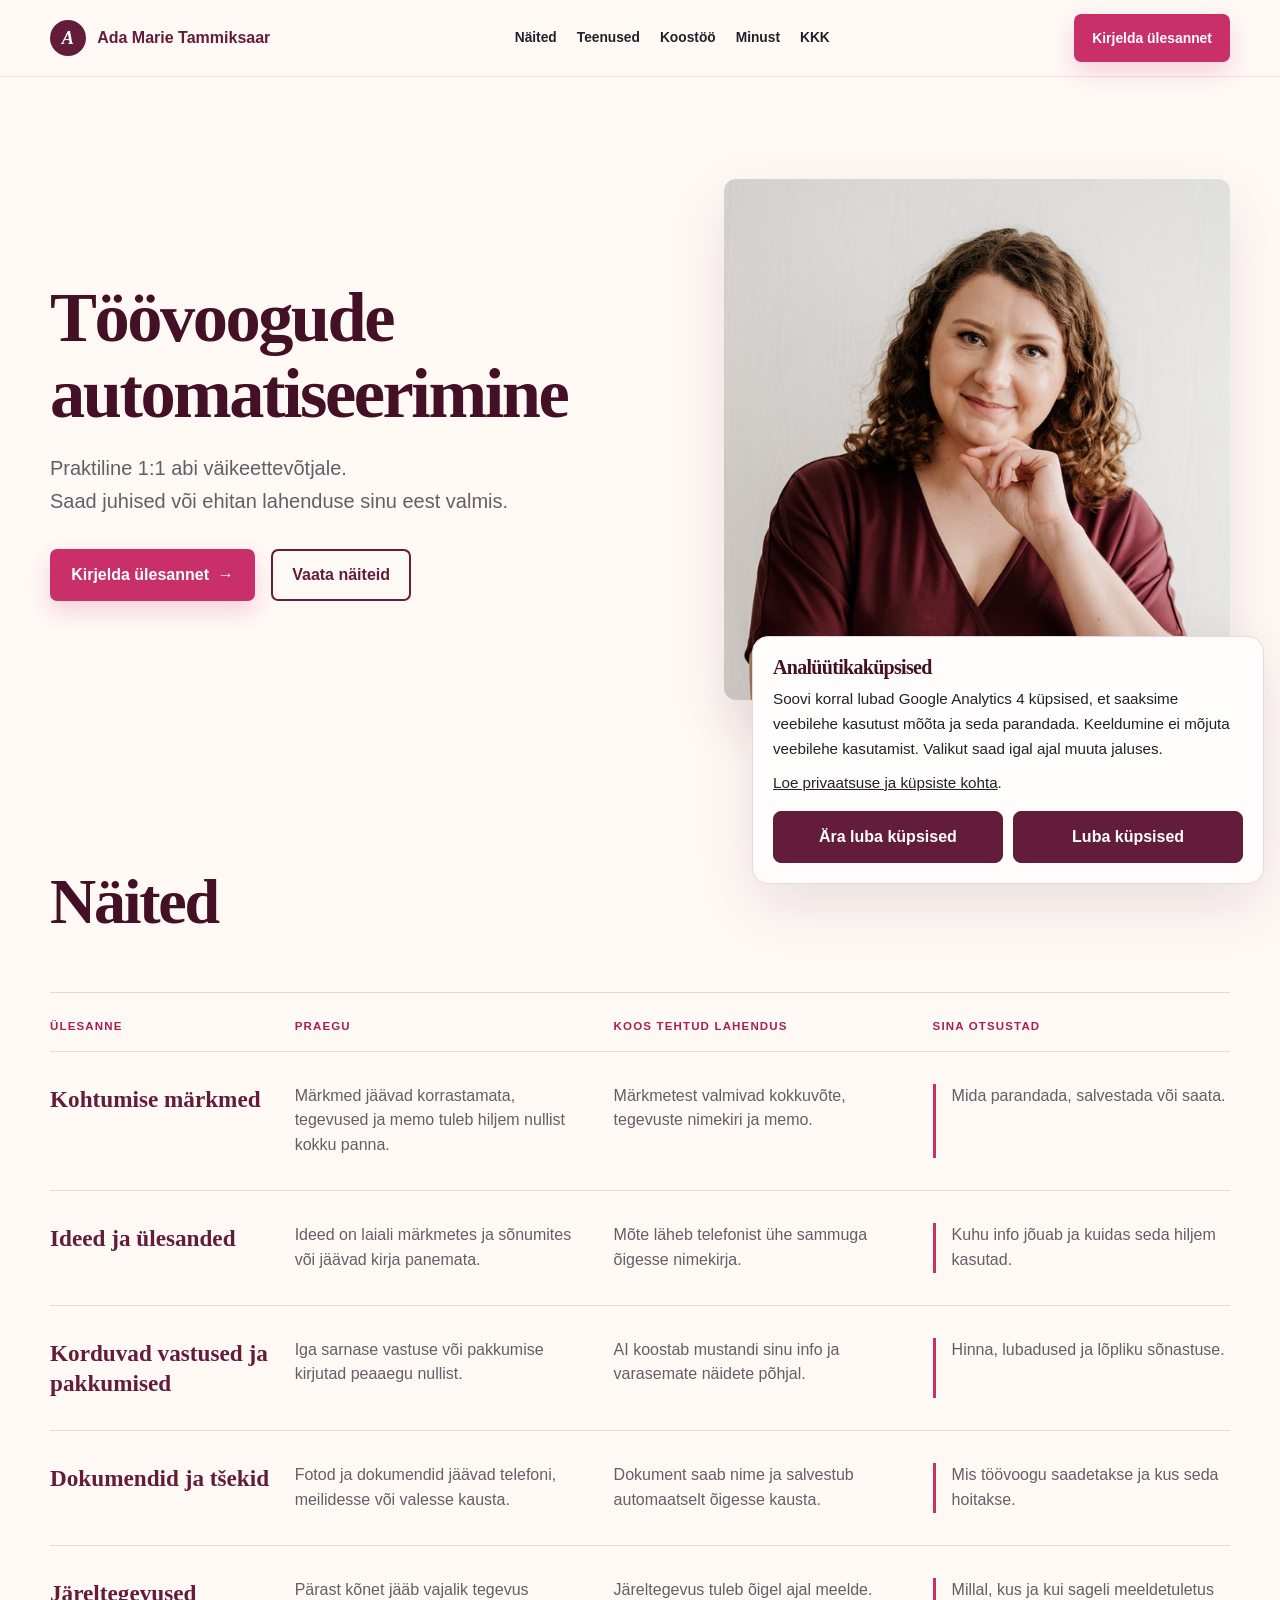
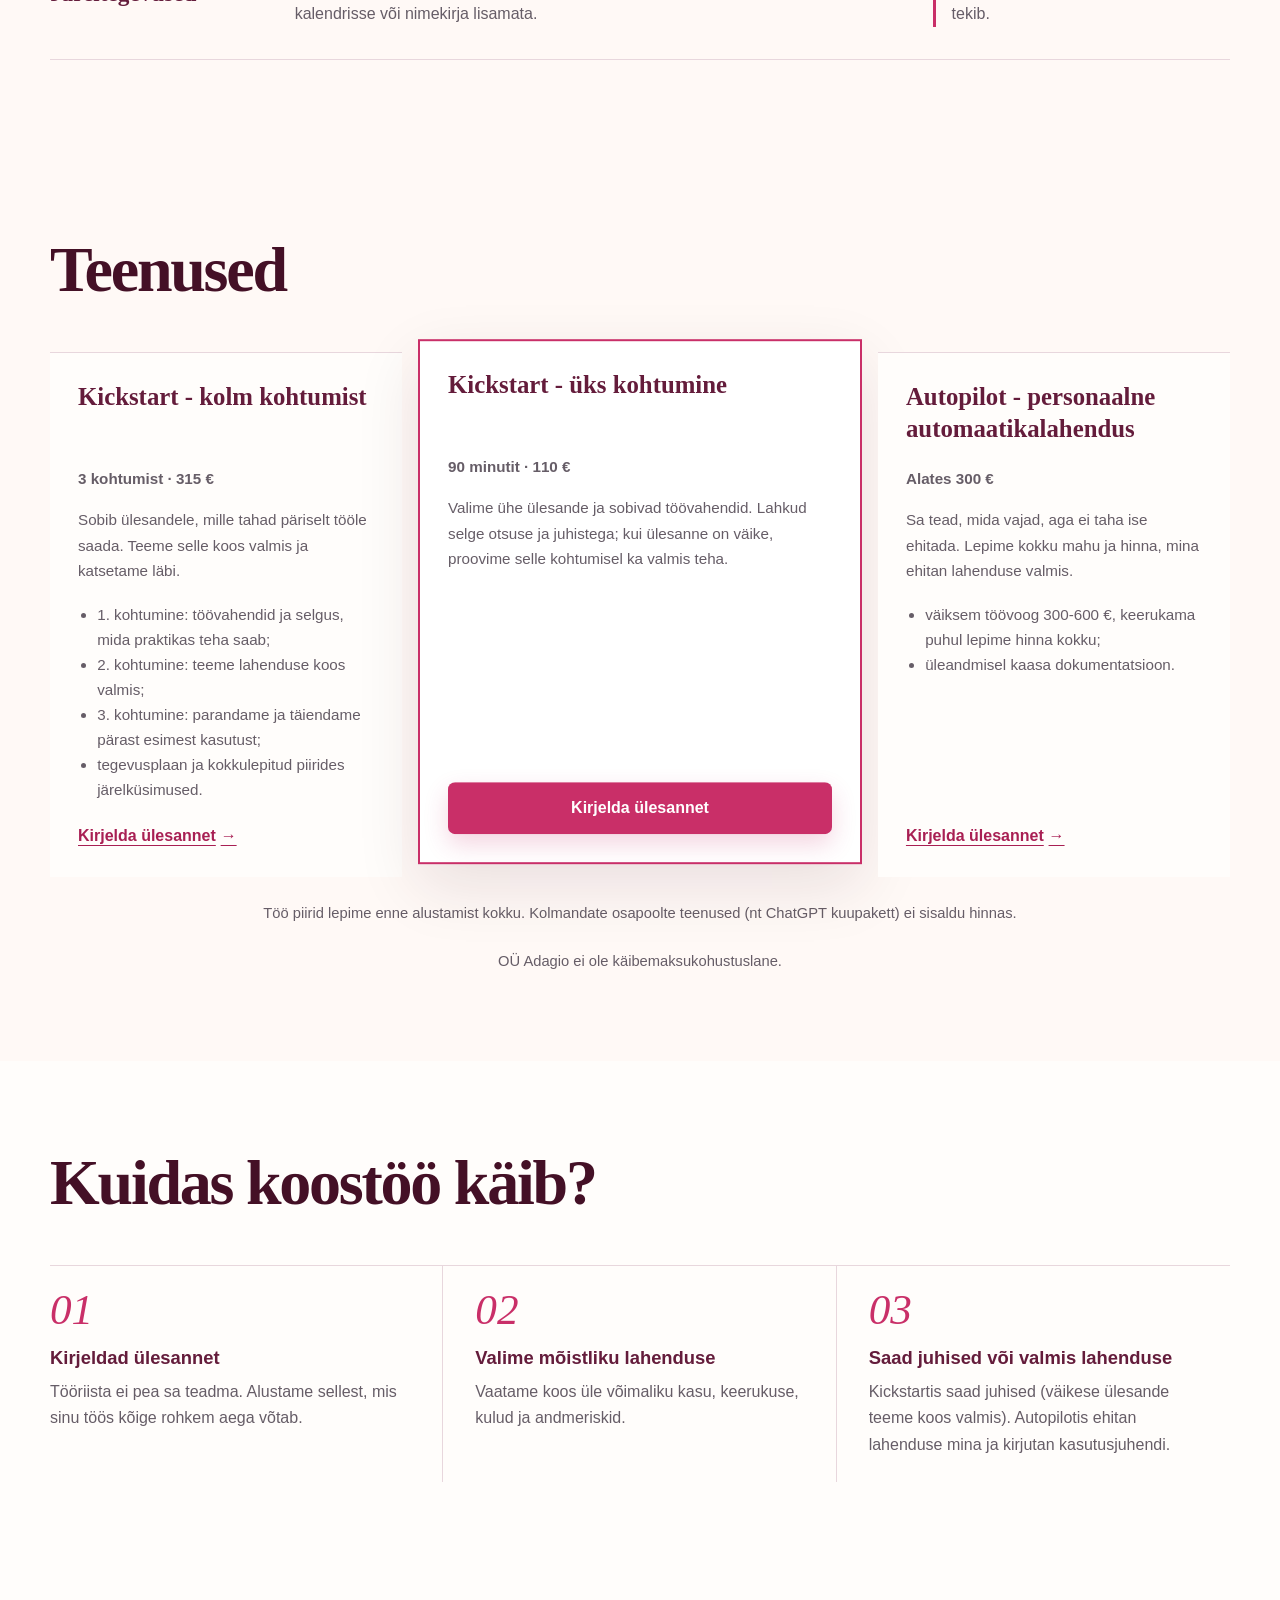
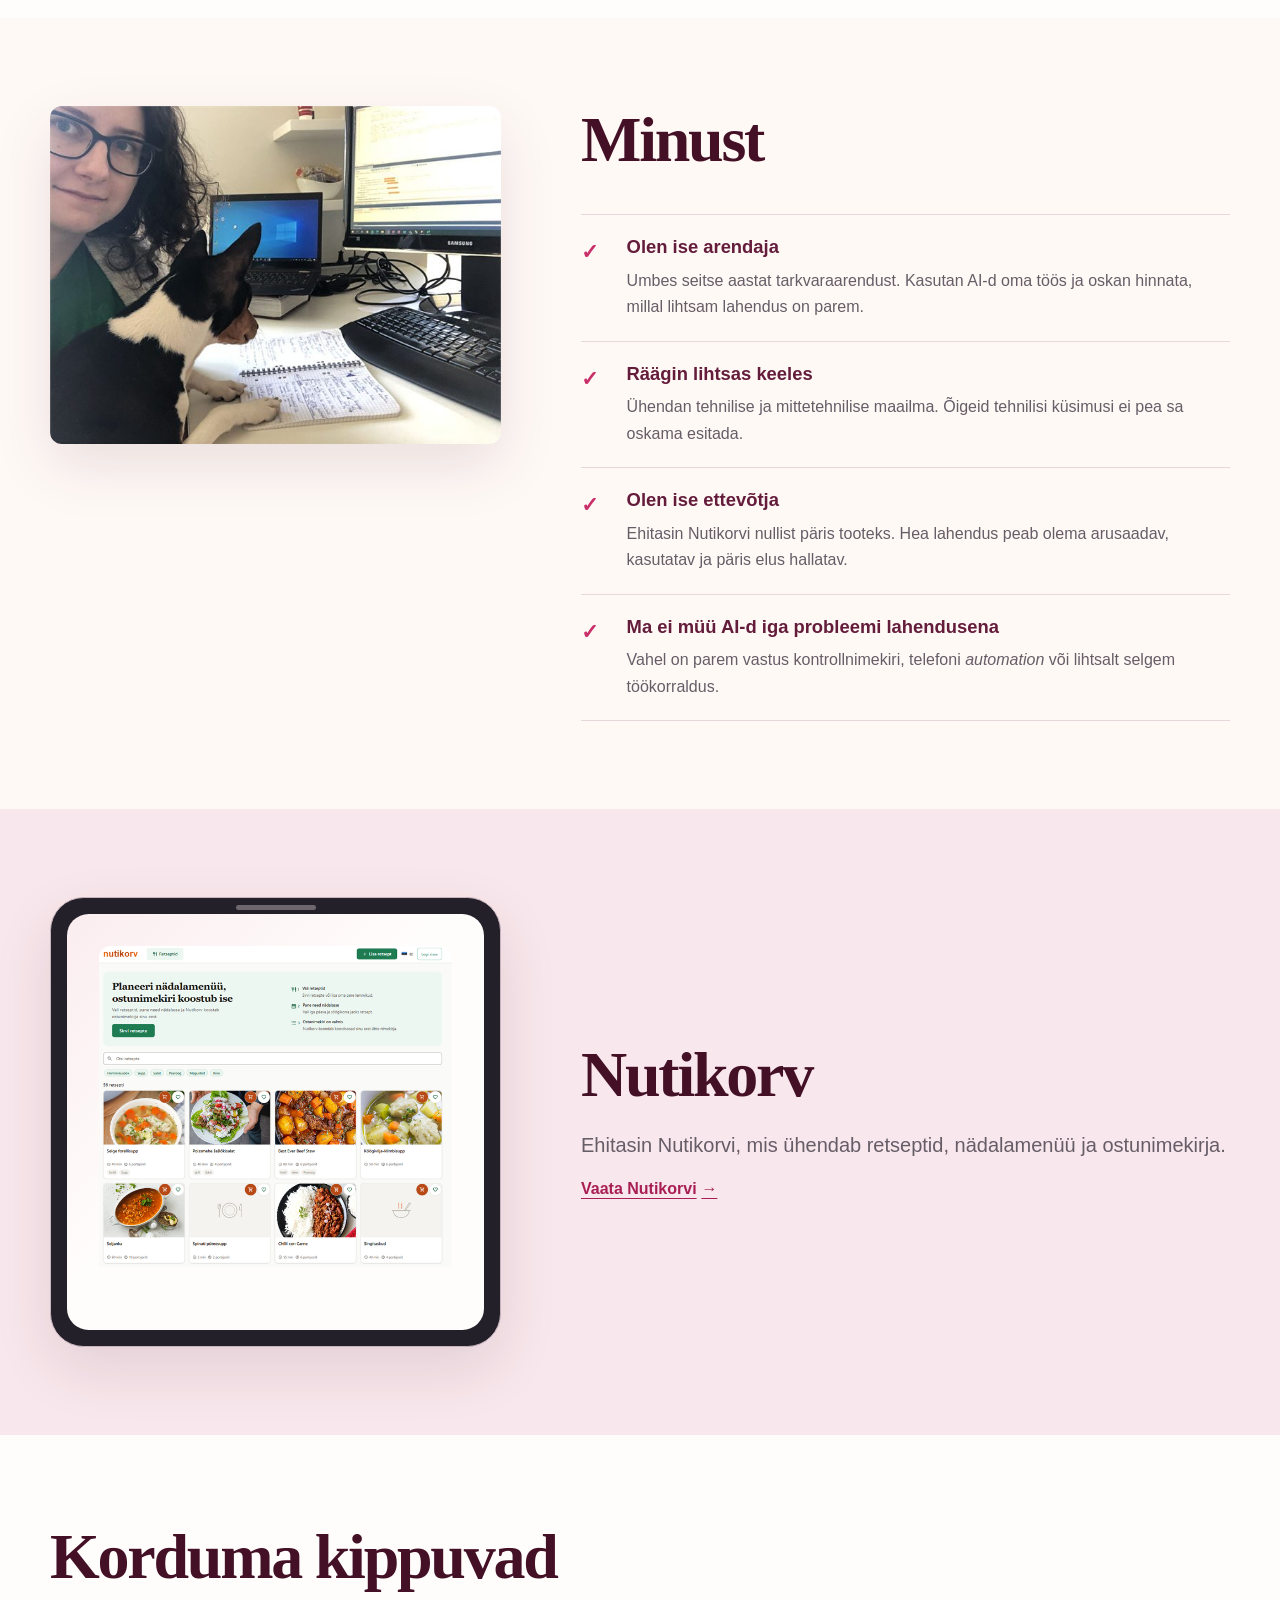
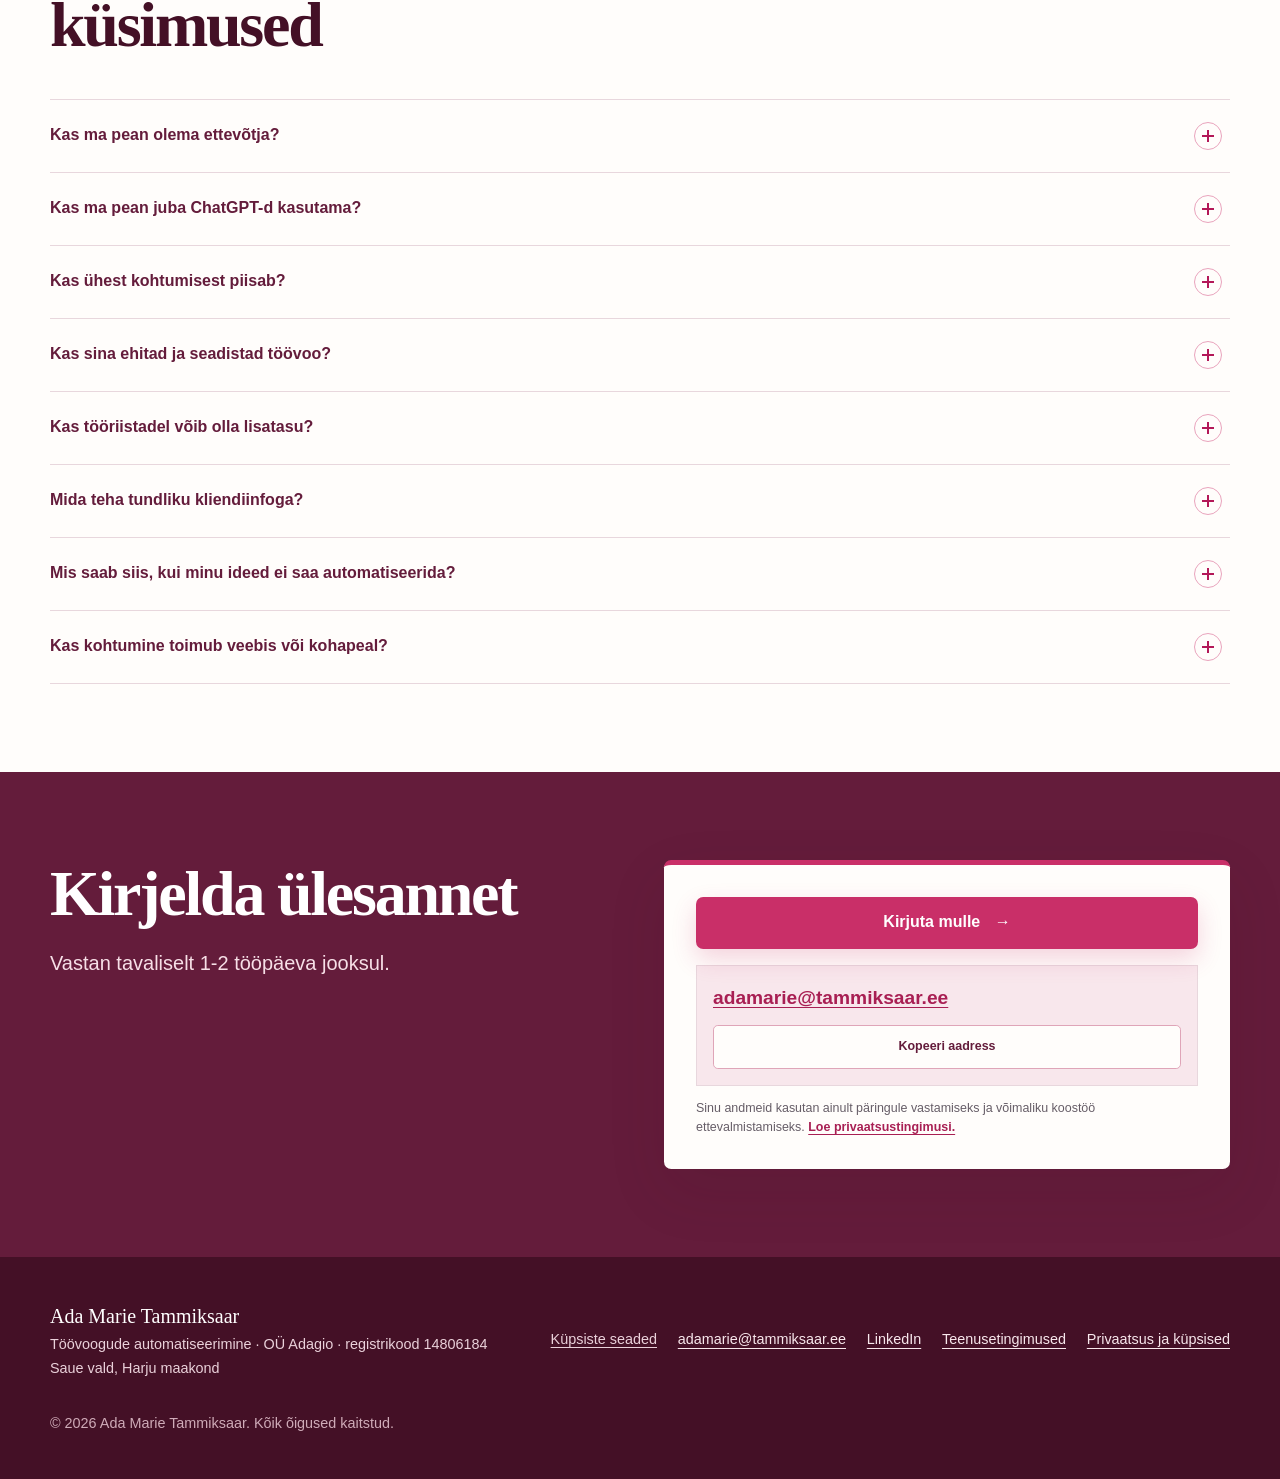
<file: index.html>
<!doctype html>
<html lang="et">
<head>
  <meta charset="utf-8">
  <meta name="viewport" content="width=device-width, initial-scale=1">
  <title>Töövoogude automatiseerimine | Ada Marie Tammiksaar</title>
  <meta name="description" content="Praktiline 1:1 abi töövoogude automatiseerimiseks.">
  <link rel="canonical" href="https://adamarie.ee/">
  <meta name="robots" content="index,follow,max-image-preview:large,max-snippet:-1,max-video-preview:-1">
  <meta name="theme-color" content="#641C3B">
  <link rel="icon" href="/favicon.ico" sizes="32x32">
  <link rel="icon" href="/favicon.svg" type="image/svg+xml">
  <link rel="apple-touch-icon" href="/apple-touch-icon.png">
  <link rel="manifest" href="/site.webmanifest">
  <meta property="og:type" content="website">
  <meta property="og:locale" content="et_EE">
  <meta property="og:site_name" content="Ada Marie Tammiksaar">
  <meta property="og:title" content="Töövoogude automatiseerimine | Ada Marie Tammiksaar">
  <meta property="og:description" content="Praktiline 1:1 abi töövoogude automatiseerimiseks.">
  <meta property="og:url" content="https://adamarie.ee/">
  <meta property="og:image" content="https://adamarie.ee/og-ada-toovoogude-automatiseerimine.jpg">
  <meta property="og:image:width" content="1200">
  <meta property="og:image:height" content="630">
  <meta property="og:image:alt" content="Ada Marie Tammiksaar - töövoogude automatiseerimine">
  <meta name="twitter:card" content="summary_large_image">
  <meta name="twitter:title" content="Töövoogude automatiseerimine | Ada Marie Tammiksaar">
  <meta name="twitter:description" content="Praktiline 1:1 abi töövoogude automatiseerimiseks.">
  <meta name="twitter:image" content="https://adamarie.ee/og-ada-toovoogude-automatiseerimine.jpg">

  <script type="application/ld+json">
  {
    "@context": "https://schema.org",
    "@graph": [
      {
        "@type": "WebSite",
        "@id": "https://adamarie.ee/#website",
        "url": "https://adamarie.ee/",
        "name": "Ada Marie Tammiksaar",
        "description": "Praktiline 1:1 abi töövoogude automatiseerimiseks.",
        "inLanguage": "et",
        "publisher": {
          "@id": "https://adamarie.ee/#organization"
        }
      },
      {
        "@type": "Organization",
        "@id": "https://adamarie.ee/#organization",
        "name": "OÜ Adagio",
        "legalName": "OÜ Adagio",
        "url": "https://adamarie.ee/",
        "email": "mailto:adamarie@tammiksaar.ee",
        "telephone": "+3725145444",
        "founder": {
          "@id": "https://adamarie.ee/#ada"
        }
      },
      {
        "@type": "Person",
        "@id": "https://adamarie.ee/#ada",
        "name": "Ada Marie Tammiksaar",
        "url": "https://adamarie.ee/",
        "image": "https://adamarie.ee/assets/ada-portree-1280.jpg",
        "jobTitle": "Tarkvaraarendaja ja töövoogude automatiseerija",
        "sameAs": [
          "https://www.linkedin.com/in/adamarietammiksaar/"
        ],
        "worksFor": {
          "@id": "https://adamarie.ee/#organization"
        }
      },
      {
        "@type": "Service",
        "@id": "https://adamarie.ee/#service",
        "name": "Töövoogude automatiseerimine väikeettevõtjale",
        "serviceType": "Töövoogude automatiseerimine ja tehniline nõustamine",
        "url": "https://adamarie.ee/#teenused",
        "provider": {
          "@id": "https://adamarie.ee/#organization"
        },
        "areaServed": {
          "@type": "Country",
          "name": "Estonia"
        },
        "audience": {
          "@type": "BusinessAudience",
          "audienceType": "Väikeettevõtjad"
        },
        "offers": [
          {
            "@type": "Offer",
            "name": "Kickstart - üks kohtumine (90 minutit)",
            "url": "https://adamarie.ee/#teenused",
            "price": "110",
            "priceCurrency": "EUR",
            "availability": "https://schema.org/InStock"
          },
          {
            "@type": "Offer",
            "name": "Kickstart - kolm kohtumist",
            "url": "https://adamarie.ee/#teenused",
            "price": "315",
            "priceCurrency": "EUR",
            "availability": "https://schema.org/InStock"
          },
          {
            "@type": "Offer",
            "name": "Autopilot - personaalne automaatikalahendus",
            "url": "https://adamarie.ee/#teenused",
            "priceSpecification": {
              "@type": "PriceSpecification",
              "minPrice": "300",
              "priceCurrency": "EUR"
            },
            "availability": "https://schema.org/InStock"
          }
        ]
      }
    ]
  }
  </script>

  <link rel="stylesheet" href="toovoogude-automatiseerimine.css">
</head>

<body>
  <a class="skip-link" href="#sisu">Liigu põhisisu juurde</a>

  <header class="site-header">
    <div class="container nav-wrap">
      <a class="brand" href="#algus" aria-label="Ada Marie Tammiksaar - avalehele">
        <span class="brand-mark" aria-hidden="true">A</span>
        <span class="brand-text">
          <span class="brand-name">Ada Marie Tammiksaar</span>
        </span>
      </a>

      <nav class="nav-links" id="nav-links" aria-label="Põhinavigatsioon">
        <a href="#naiteid">Näited</a>
        <a href="#teenused">Teenused</a>
        <a href="#kuidas">Koostöö</a>
        <a href="#minust">Minust</a>
        <a href="#kkk">KKK</a>
      </nav>

      <a class="button button--primary nav-cta" href="#kirjelda">Kirjelda ülesannet</a>

      <button class="menu-button" type="button" aria-expanded="false" aria-controls="nav-links" aria-label="Ava menüü">
        <span class="menu-icon" aria-hidden="true"></span>
      </button>
    </div>
  </header>

  <main id="sisu">
    <section class="hero" id="algus">
      <div class="container hero-grid">
        <div class="hero-copy">
          <h1>Töövoogude automatiseerimine</h1>
          <p class="lead">Praktiline 1:1 abi väikeettevõtjale. </br> Saad juhised või ehitan lahenduse sinu eest valmis.</p>
          <div class="button-row">
            <a class="button button--primary" href="#kirjelda">Kirjelda ülesannet <span aria-hidden="true">→</span></a>
            <a class="button button--secondary" href="#naiteid">Vaata näiteid</a>
          </div>
        </div>

        <div class="hero-visual">
          <img
            src="assets/ada-portree-1280.jpg"
            srcset="assets/ada-portree-640.jpg 640w, assets/ada-portree-1280.jpg 1280w"
            sizes="(min-width: 1040px) 510px, (min-width: 720px) 50vw, 100vw"
            alt="Ada Marie Tammiksaar"
            class="hero-portrait"
            width="1280"
            height="1319"
            fetchpriority="high"
            decoding="async">
        </div>
      </div>
    </section>

    <section class="section" id="naiteid">
      <div class="container">
        <h2>Näited</h2>

        <div class="example-list">
          <div class="example-head" aria-hidden="true">
            <span class="example-head-cell">Ülesanne</span>
            <span class="example-head-cell">Praegu</span>
            <span class="example-head-cell">Koos tehtud lahendus</span>
            <span class="example-head-cell">Sina otsustad</span>
          </div>
          <article class="example">
            <div class="example-title">
              <h3>Kohtumise märkmed</h3>
            </div>
            <dl class="example-detail">
              <dt>Praegu</dt>
              <dd>Märkmed jäävad korrastamata, tegevused ja memo tuleb hiljem nullist kokku panna.</dd>
            </dl>
            <dl class="example-detail">
              <dt>Koos tehtud lahendus</dt>
              <dd>Märkmetest valmivad kokkuvõte, tegevuste nimekiri ja memo.</dd>
            </dl>
            <dl class="example-detail example-detail--control">
              <dt>Sina otsustad</dt>
              <dd>Mida parandada, salvestada või saata.</dd>
            </dl>
          </article>

          <article class="example">
            <div class="example-title">
              <h3>Ideed ja ülesanded</h3>
            </div>
            <dl class="example-detail">
              <dt>Praegu</dt>
              <dd>Ideed on laiali märkmetes ja sõnumites või jäävad kirja panemata.</dd>
            </dl>
            <dl class="example-detail">
              <dt>Koos tehtud lahendus</dt>
              <dd>Mõte läheb telefonist ühe sammuga õigesse nimekirja.</dd>
            </dl>
            <dl class="example-detail example-detail--control">
              <dt>Sina otsustad</dt>
              <dd>Kuhu info jõuab ja kuidas seda hiljem kasutad.</dd>
            </dl>
          </article>

          <article class="example">
            <div class="example-title">
              <h3>Korduvad vastused ja pakkumised</h3>
            </div>
            <dl class="example-detail">
              <dt>Praegu</dt>
              <dd>Iga sarnase vastuse või pakkumise kirjutad peaaegu nullist.</dd>
            </dl>
            <dl class="example-detail">
              <dt>Koos tehtud lahendus</dt>
              <dd>AI koostab mustandi sinu info ja varasemate näidete põhjal.</dd>
            </dl>
            <dl class="example-detail example-detail--control">
              <dt>Sina otsustad</dt>
              <dd>Hinna, lubadused ja lõpliku sõnastuse.</dd>
            </dl>
          </article>

          <article class="example">
            <div class="example-title">
              <h3>Dokumendid ja tšekid</h3>
            </div>
            <dl class="example-detail">
              <dt>Praegu</dt>
              <dd>Fotod ja dokumendid jäävad telefoni, meilidesse või valesse kausta.</dd>
            </dl>
            <dl class="example-detail">
              <dt>Koos tehtud lahendus</dt>
              <dd>Dokument saab nime ja salvestub automaatselt õigesse kausta.</dd>
            </dl>
            <dl class="example-detail example-detail--control">
              <dt>Sina otsustad</dt>
              <dd>Mis töövoogu saadetakse ja kus seda hoitakse.</dd>
            </dl>
          </article>

          <article class="example">
            <div class="example-title">
              <h3>Järeltegevused</h3>
            </div>
            <dl class="example-detail">
              <dt>Praegu</dt>
              <dd>Pärast kõnet jääb vajalik tegevus kalendrisse või nimekirja lisamata.</dd>
            </dl>
            <dl class="example-detail">
              <dt>Koos tehtud lahendus</dt>
              <dd>Järeltegevus tuleb õigel ajal meelde.</dd>
            </dl>
            <dl class="example-detail example-detail--control">
              <dt>Sina otsustad</dt>
              <dd>Millal, kus ja kui sageli meeldetuletus tekib.</dd>
            </dl>
          </article>
        </div>
      </div>
    </section>

    <section class="section" id="teenused">
      <div class="container">
        <h2>Teenused</h2>
        <div class="pricing">
          <article class="price-card">
            <h3>Kickstart - kolm kohtumist</h3>
            <p class="price">3 kohtumist · 315 €</p>
            <p>Sobib ülesandele, mille tahad päriselt tööle saada. Teeme selle koos valmis ja katsetame läbi.</p>
            <ul>
              <li>1. kohtumine: töövahendid ja selgus, mida praktikas teha saab;</li>
              <li>2. kohtumine: teeme lahenduse koos valmis;</li>
              <li>3. kohtumine: parandame ja täiendame pärast esimest kasutust;</li>
              <li>tegevusplaan ja kokkulepitud piirides järelküsimused.</li>
            </ul>
            <a class="text-link" href="#kirjelda">Kirjelda ülesannet <span aria-hidden="true">→</span></a>
          </article>

          <article class="price-card price-card--primary">
            <h3>Kickstart - üks kohtumine</h3>
            <p class="price">90 minutit · 110 €</p>
            <p>Valime ühe ülesande ja sobivad töövahendid. Lahkud selge otsuse ja juhistega; kui ülesanne on väike, proovime selle kohtumisel ka valmis teha.</p>
            <a class="button button--primary" href="#kirjelda">Kirjelda ülesannet</a>
          </article>

          <article class="price-card">
            <h3>Autopilot - personaalne automaatikalahendus</h3>
            <p class="price">Alates 300 €</p>
            <p>Sa tead, mida vajad, aga ei taha ise ehitada. Lepime kokku mahu ja hinna, mina ehitan lahenduse valmis.</p>
            <ul>
              <li>väiksem töövoog 300-600 €, keerukama puhul lepime hinna kokku;</li>
              <li>üleandmisel kaasa dokumentatsioon.</li>
            </ul>
            <a class="text-link" href="#kirjelda">Kirjelda ülesannet <span aria-hidden="true">→</span></a>
          </article>
        </div>
        <p class="scope-note">Töö piirid lepime enne alustamist kokku. Kolmandate osapoolte teenused (nt ChatGPT kuupakett) ei sisaldu hinnas.</p>
        <p class="scope-note">OÜ Adagio ei ole käibemaksukohustuslane.</p>
      </div>
    </section>

    <section class="section section--paper" id="kuidas">
      <div class="container">
        <h2>Kuidas koostöö käib?</h2>
        <div class="steps">
          <article class="step">
            <h3>Kirjeldad ülesannet</h3>
            <p>Tööriista ei pea sa teadma. Alustame sellest, mis sinu töös kõige rohkem aega võtab.</p>
          </article>
          <article class="step">
            <h3>Valime mõistliku lahenduse</h3>
            <p>Vaatame koos üle võimaliku kasu, keerukuse, kulud ja andmeriskid.</p>
          </article>
          <article class="step">
            <h3>Saad juhised või valmis lahenduse</h3>
            <p>Kickstartis saad juhised (väikese ülesande teeme koos valmis). Autopilotis ehitan lahenduse mina ja kirjutan kasutusjuhendi.</p>
          </article>
        </div>
      </div>
    </section>

    <section class="section" id="minust">
      <div class="container about-grid">
        <div class="about-photo">
          <img
            src="assets/ada-tootamas-1280.jpg"
            srcset="assets/ada-tootamas-640.jpg 640w, assets/ada-tootamas-1280.jpg 1280w"
            sizes="(min-width: 1040px) 38vw, (min-width: 720px) 50vw, 100vw"
            alt="Ada töötab kodukontoris koos oma basenjiga"
            width="1280"
            height="962"
            loading="lazy"
            decoding="async">
        </div>

        <div>
          <h2>Minust</h2>
          <div class="proof-list">
            <article class="proof-point">
              <span class="proof-check" aria-hidden="true">✓</span>
              <div>
                <h3>Olen ise arendaja</h3>
                <p>Umbes seitse aastat tarkvaraarendust. Kasutan AI-d oma töös ja oskan hinnata, millal lihtsam lahendus on parem.</p>
              </div>
            </article>
            <article class="proof-point">
              <span class="proof-check" aria-hidden="true">✓</span>
              <div>
                <h3>Räägin lihtsas keeles</h3>
                <p>Ühendan tehnilise ja mittetehnilise maailma. Õigeid tehnilisi küsimusi ei pea sa oskama esitada.</p>
              </div>
            </article>
            <article class="proof-point">
              <span class="proof-check" aria-hidden="true">✓</span>
              <div>
                <h3>Olen ise ettevõtja</h3>
                <p>Ehitasin Nutikorvi nullist päris tooteks. Hea lahendus peab olema arusaadav, kasutatav ja päris elus hallatav.</p>
              </div>
            </article>
            <article class="proof-point">
              <span class="proof-check" aria-hidden="true">✓</span>
              <div>
                <h3>Ma ei müü AI-d iga probleemi lahendusena</h3>
                <p>Vahel on parem vastus kontrollnimekiri, telefoni <i>automation</i> või lihtsalt selgem töökorraldus.</p>
              </div>
            </article>
          </div>
        </div>
      </div>
    </section>

    <section class="section section--blush">
      <div class="container case-study">
        <div class="case-copy">
          <h2>Nutikorv</h2>
          <p class="lead">Ehitasin Nutikorvi, mis ühendab retseptid, nädalamenüü ja ostunimekirja.</p>
          <a class="text-link" href="https://nutikorv.ee/" target="_blank" rel="noopener noreferrer" aria-label="Vaata Nutikorvi veebilehte (avaneb uuel vahelehel)">Vaata Nutikorvi <span aria-hidden="true">→</span></a>
        </div>
        <div class="device-wrap">
          <div class="device">
            <div class="device-screen">
              <img
                src="assets/nutikorv.png"
                srcset="assets/nutikorv-640.png 640w, assets/nutikorv.png 822w"
                sizes="(min-width: 1040px) 38vw, (min-width: 720px) 50vw, 100vw"
                alt="Nutikorvi avaleht retseptide, nädalamenüü ja ostunimekirja võimalustega"
                width="822"
                height="748"
                loading="lazy"
                decoding="async">
            </div>
          </div>
        </div>
      </div>
    </section>

    <section class="section section--paper" id="kkk">
      <div class="container">
        <h2>Korduma kippuvad küsimused</h2>
        <div class="faq-list">
          <details>
            <summary>Kas ma pean olema ettevõtja?</summary>
            <p>Ei. Enamik näiteid siin lehel on tööalased, aga sama loogika töötab ka kodus korduvate asjadega - koolikalender sinu enda kalendrisse, perelogistika ja korduvad meeldetuletused või NFC-tag, mis annab partnerile teada, et koer sai süüa. Kirjelda oma olukorda ja ma ütlen, kas seda tasub automatiseerida.</p>
          </details>
          <details>
            <summary>Kas ma pean juba ChatGPT-d kasutama?</summary>
            <p>Ei. Võime alustada täiesti algusest. Olulisem on see, et sul on mõni päris ülesanne, mida soovid lihtsamaks teha.</p>
          </details>
          <details>
            <summary>Kas ühest kohtumisest piisab?</summary>
            <p>Ühest kohtumisest piisab tavaliselt selleks, et valida ülesanne ja sobivad töövahendid ning saada juhised, mille järgi saad edasi minna. Kui tahad töövoo koos minuga päriselt tööle saada, sobib kolme kohtumise pakett. Kui tahad, et ehitan selle sinu eest valmis, sobib Autopilot.</p>
          </details>
          <details>
            <summary>Kas sina ehitad ja seadistad töövoo?</summary>
            <p>Autopilotis jah. Teen kokkulepitud tehnilised seadistused ja panen töövoo sinu kasutatavate tööriistadega tööle. Kolme kohtumise Kickstartis teeme seda koos ja sina oled laua taga. Ühe kohtumise Kickstartis saad juhised, mille järgi teed ise. Kontrollime tulemuse alati koos üle.</p>
          </details>
          <details>
            <summary>Kas tööriistadel võib olla lisatasu?</summary>
            <p>Jah, mõnel tööriistal võib olla kuutasu või kasutuspõhine hind. Enne valimist vaatame selle koos üle.</p>
          </details>
          <details>
            <summary>Mida teha tundliku kliendiinfoga?</summary>
            <p>Vaatame enne seadistamist üle, millist infot võib valitud tööriista sisestada, millist mitte ja kas andmeid saab anonüümseks muuta. Kõiki tööülesandeid ei ole mõistlik AI-tööriista suunata.</p>
          </details>
          <details>
            <summary>Mis saab siis, kui minu ideed ei saa automatiseerida?</summary>
            <p>Ütlen seda ausalt. Vahel on parem lahendus todo-nimekiri, meeldetuletus või töökorralduse muutmine.</p>
          </details>
          <details>
            <summary>Kas kohtumine toimub veebis või kohapeal?</summary>
            <p>Kohtumise saab teha videokõnena või kokkuleppel kohapeal. Töö toimub eesti või inglise keeles.</p>
          </details>
        </div>
      </div>
    </section>

    <section class="section section--berry" id="kirjelda">
      <div class="container enquiry-grid">
        <div>
          <h2>Kirjelda ülesannet</h2>
          <p class="lead">Vastan tavaliselt 1-2 tööpäeva jooksul.</p>
        </div>

        <div class="contact-card">
          <a class="button button--primary contact-primary" href="mailto:adamarie@tammiksaar.ee?subject=T%C3%B6%C3%B6voo%20automatiseerimise%20p%C3%A4ring&amp;body=Tere%20Ada!%0D%0A%0D%0AMilline%20%C3%BClesanne%20v%C3%B5tab%20mul%20k%C3%B5ige%20rohkem%20aega%3A%0D%0A%0D%0A">
            Kirjuta mulle <span aria-hidden="true">→</span>
          </a>
          <div class="contact-address">
            <a href="mailto:adamarie@tammiksaar.ee">adamarie@tammiksaar.ee</a>
            <button class="copy-email" id="copy-email" type="button" data-email="adamarie@tammiksaar.ee">Kopeeri aadress</button>
          </div>
          <p class="contact-status" id="contact-status" role="status" aria-live="polite" aria-atomic="true"></p>
          <p class="contact-privacy">Sinu andmeid kasutan ainult päringule vastamiseks ja võimaliku koostöö ettevalmistamiseks. <a href="privaatsus.html">Loe privaatsustingimusi.</a></p>
        </div>
      </div>
    </section>
  </main>

  <footer class="site-footer">
    <div class="container footer-grid">
      <div>
        <div class="footer-brand">Ada Marie Tammiksaar</div>
        <div>Töövoogude automatiseerimine · OÜ Adagio · registrikood 14806184</div>
        <div>Saue vald, Harju maakond</div>
      </div>
      <nav class="footer-links" aria-label="Jaluse lingid">
        <button class="cookie-settings" type="button" data-cookie-settings hidden>Küpsiste seaded</button>
        <a href="mailto:adamarie@tammiksaar.ee">adamarie@tammiksaar.ee</a>
        <a href="https://www.linkedin.com/in/adamarietammiksaar/" target="_blank" rel="noopener noreferrer">LinkedIn</a>
        <a href="teenusetingimused.html">Teenusetingimused</a>
        <a href="privaatsus.html">Privaatsus ja küpsised</a>
      </nav>
      <p class="footer-meta">© <span id="year">2026</span> Ada Marie Tammiksaar. Kõik õigused kaitstud.</p>
    </div>
  </footer>

  <script src="analytics-consent.js" defer></script>
  <script src="toovoogude-automatiseerimine.js" defer></script>
</body>
</html>
</file>
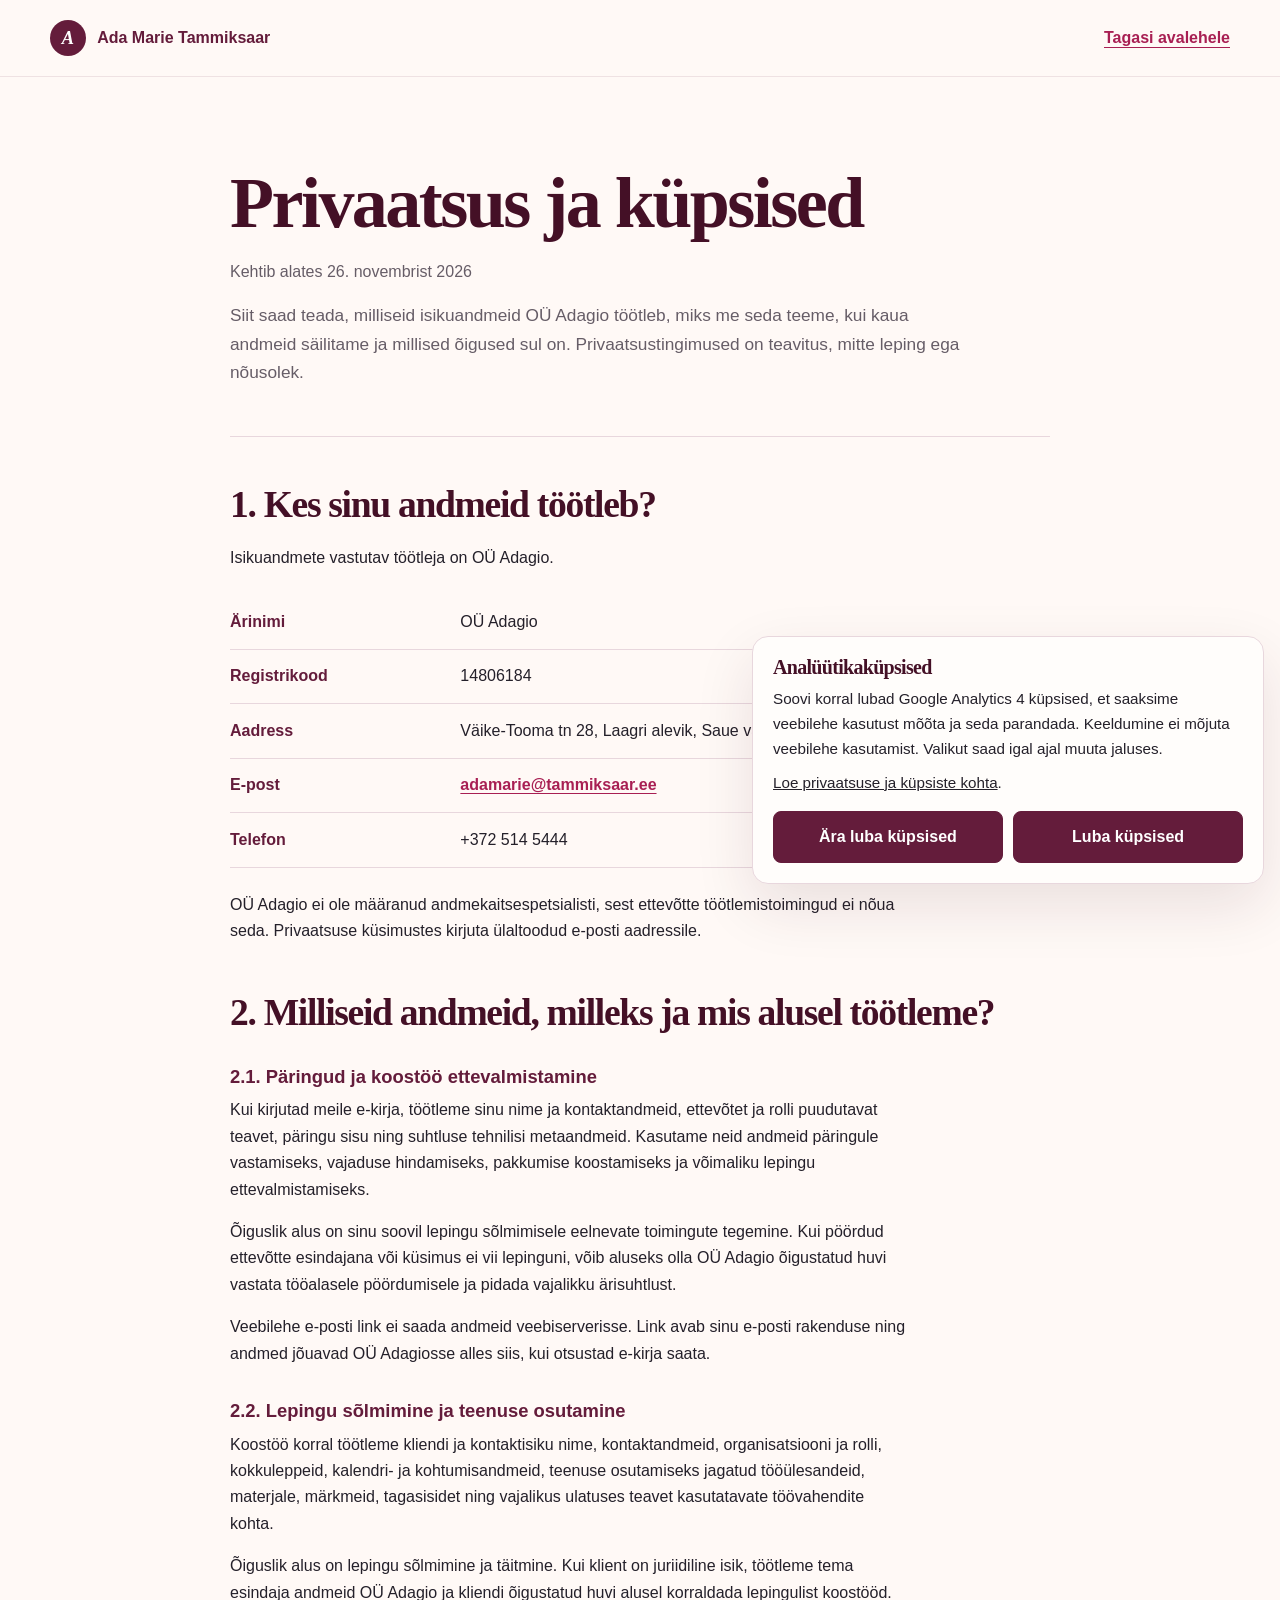
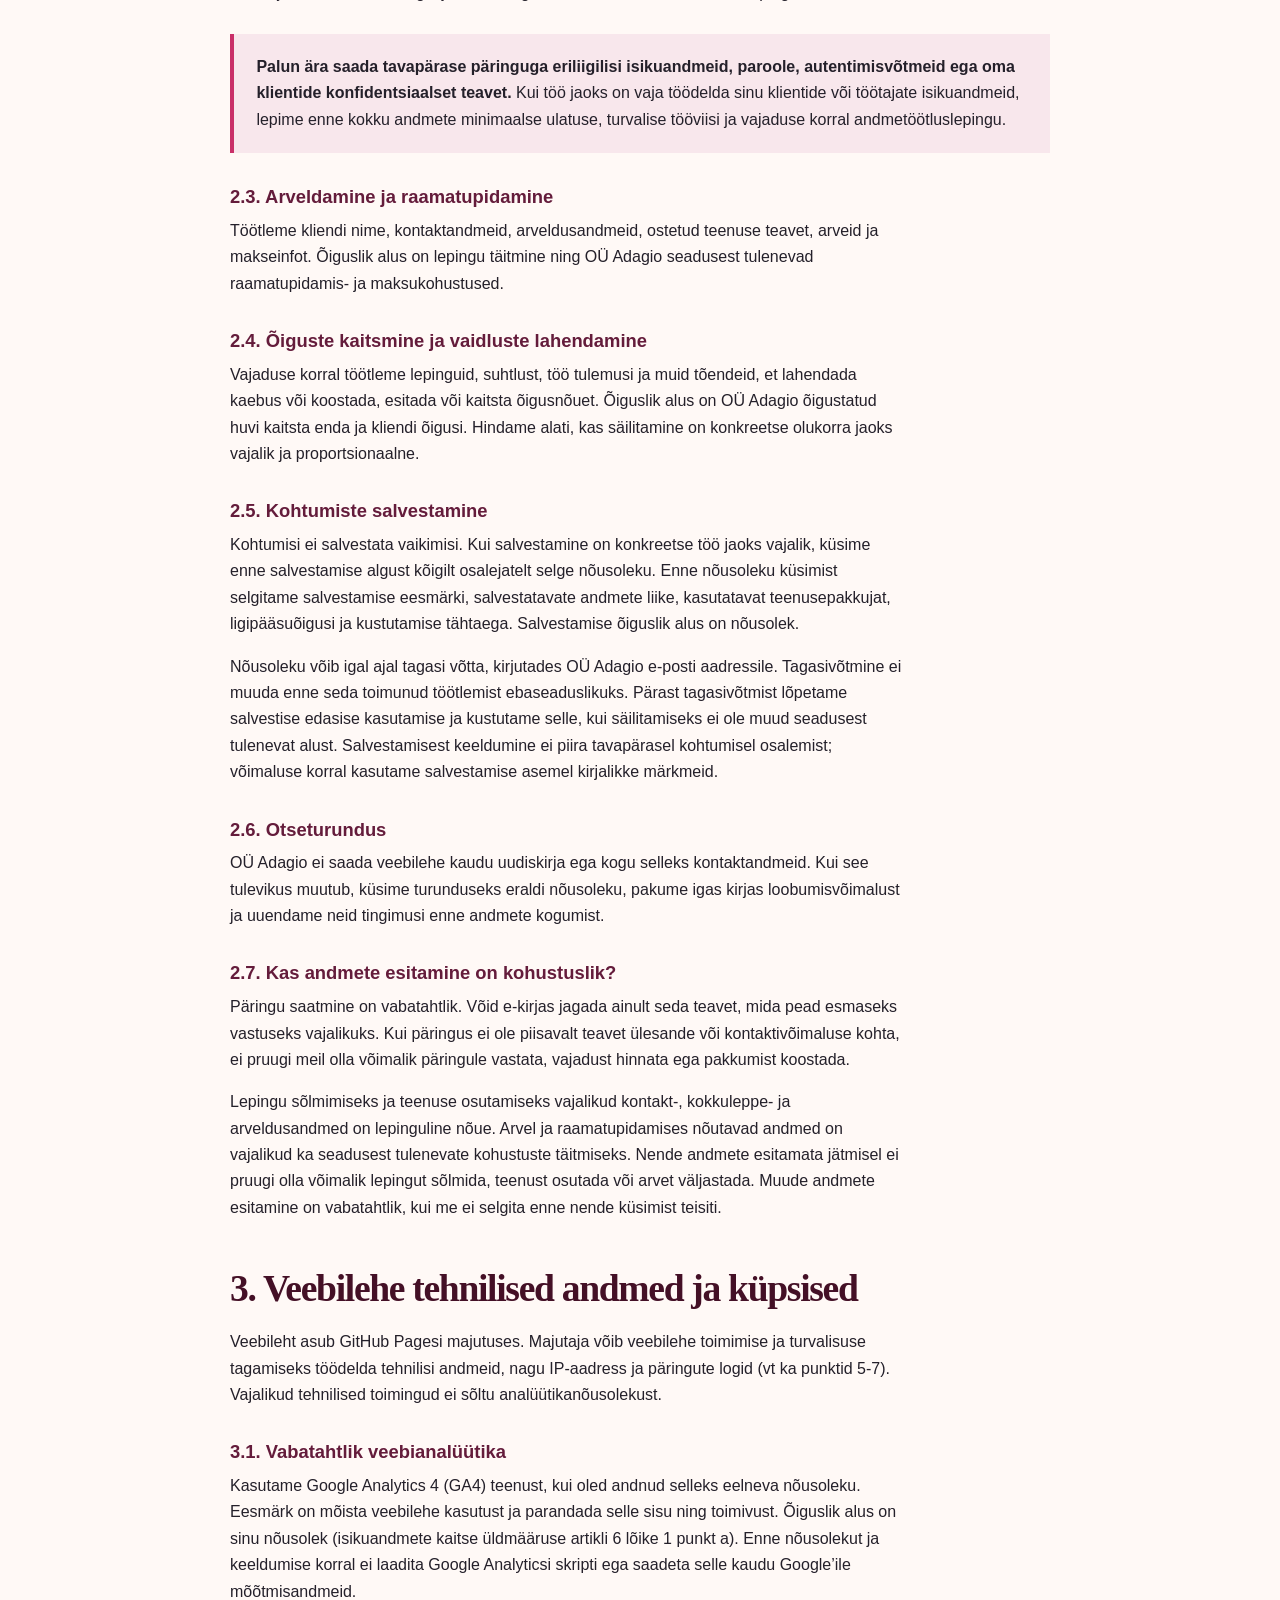
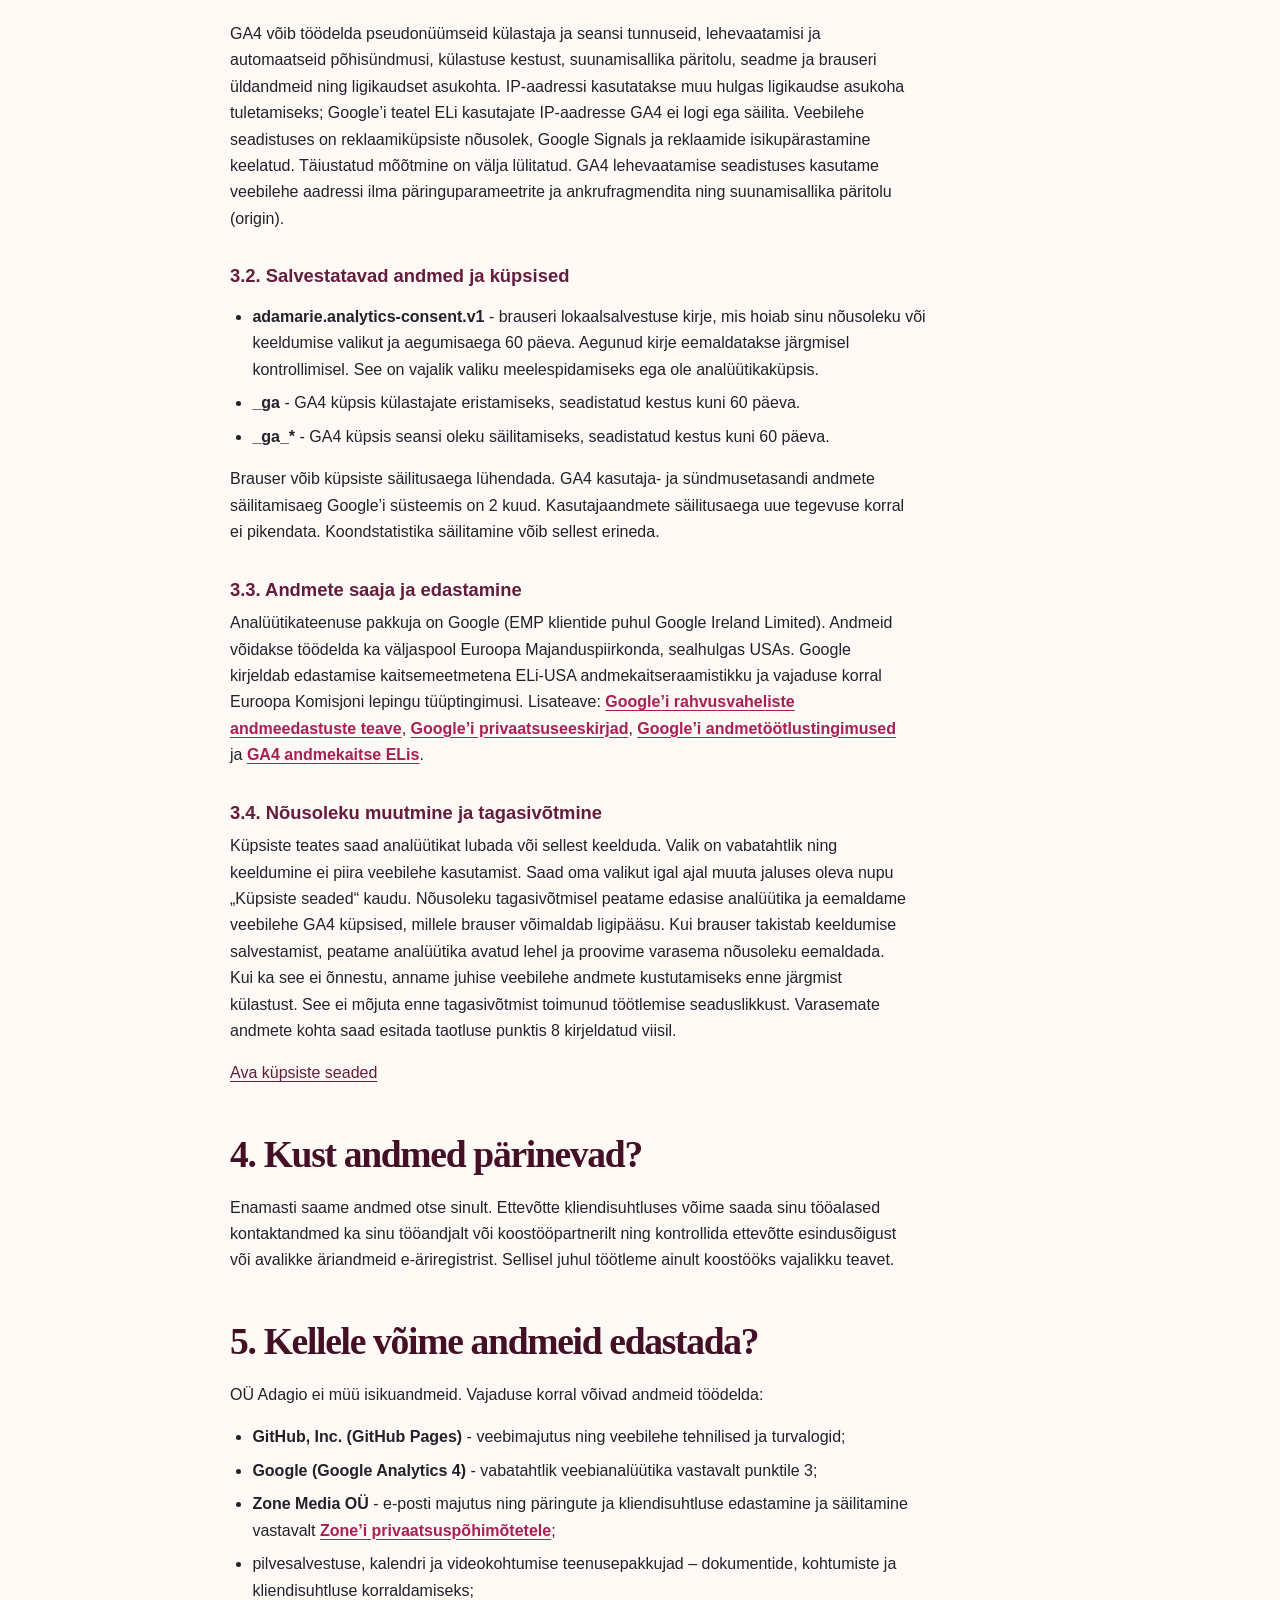
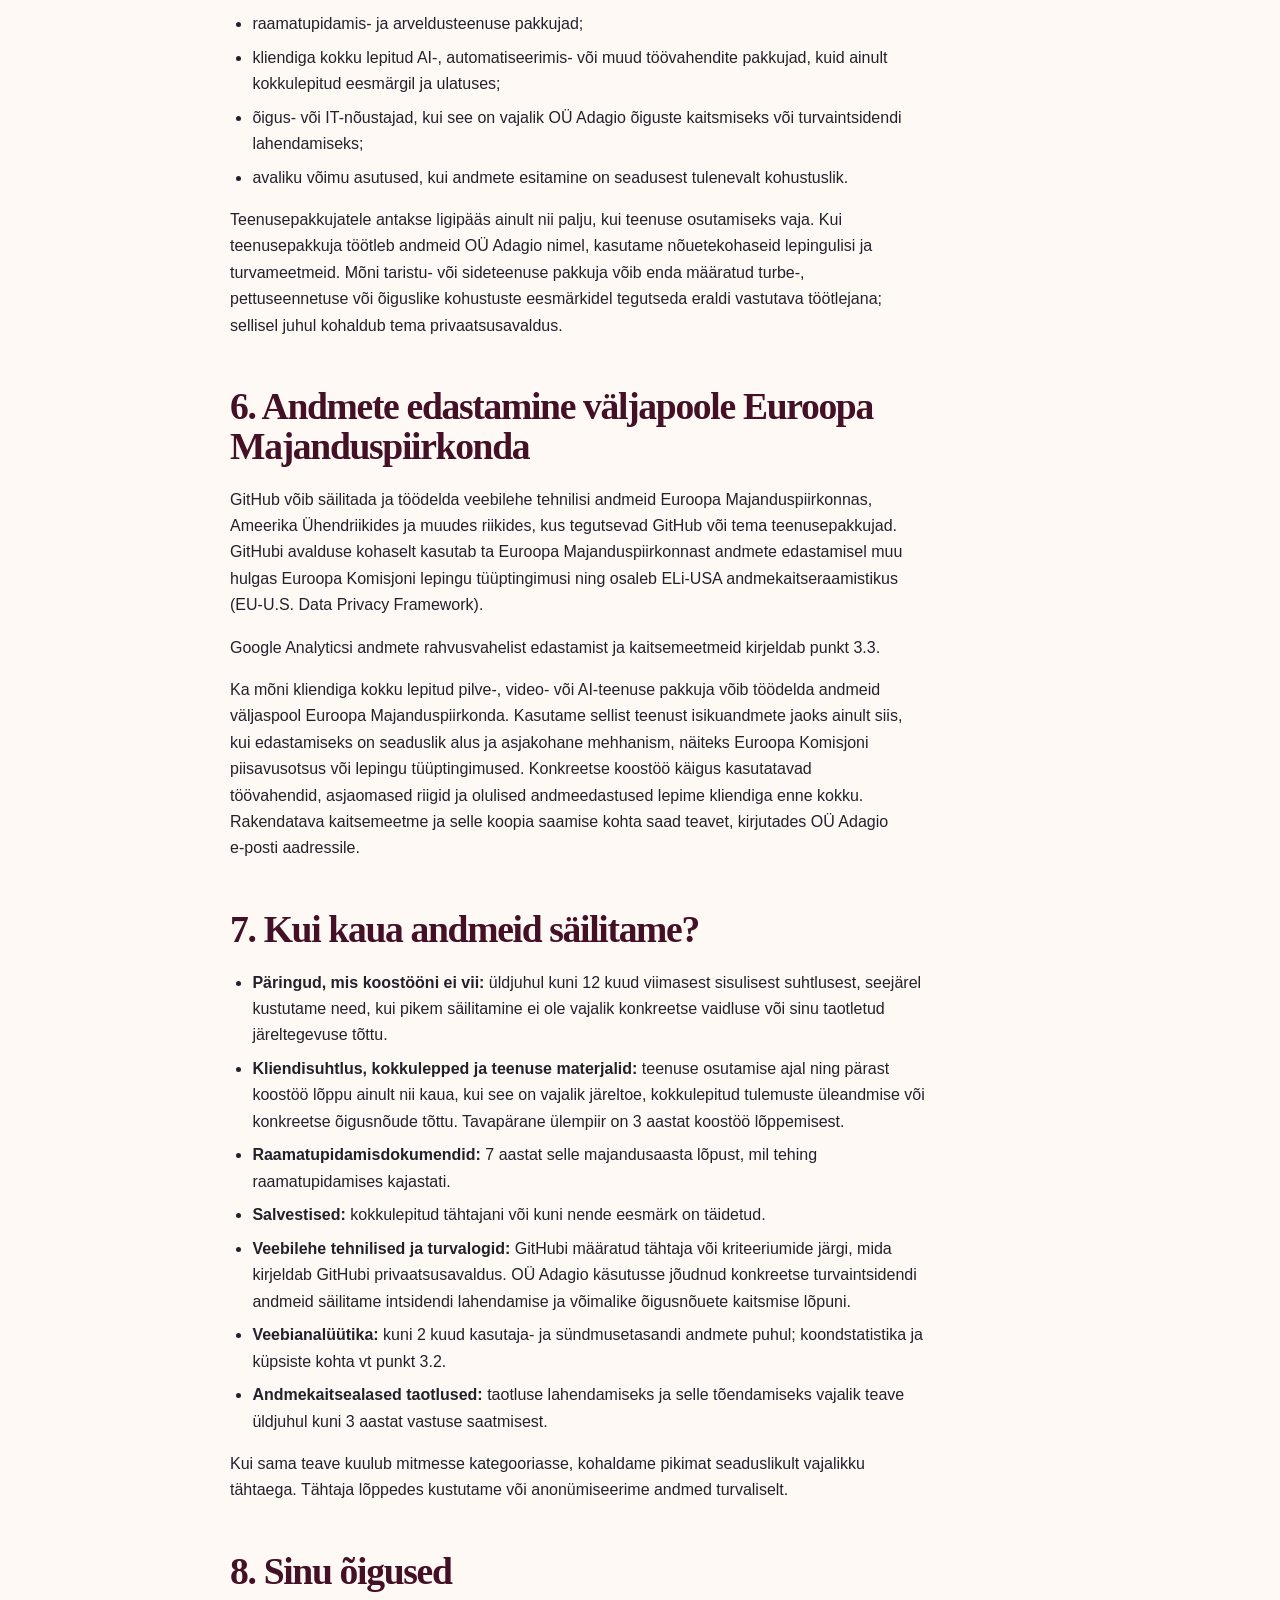
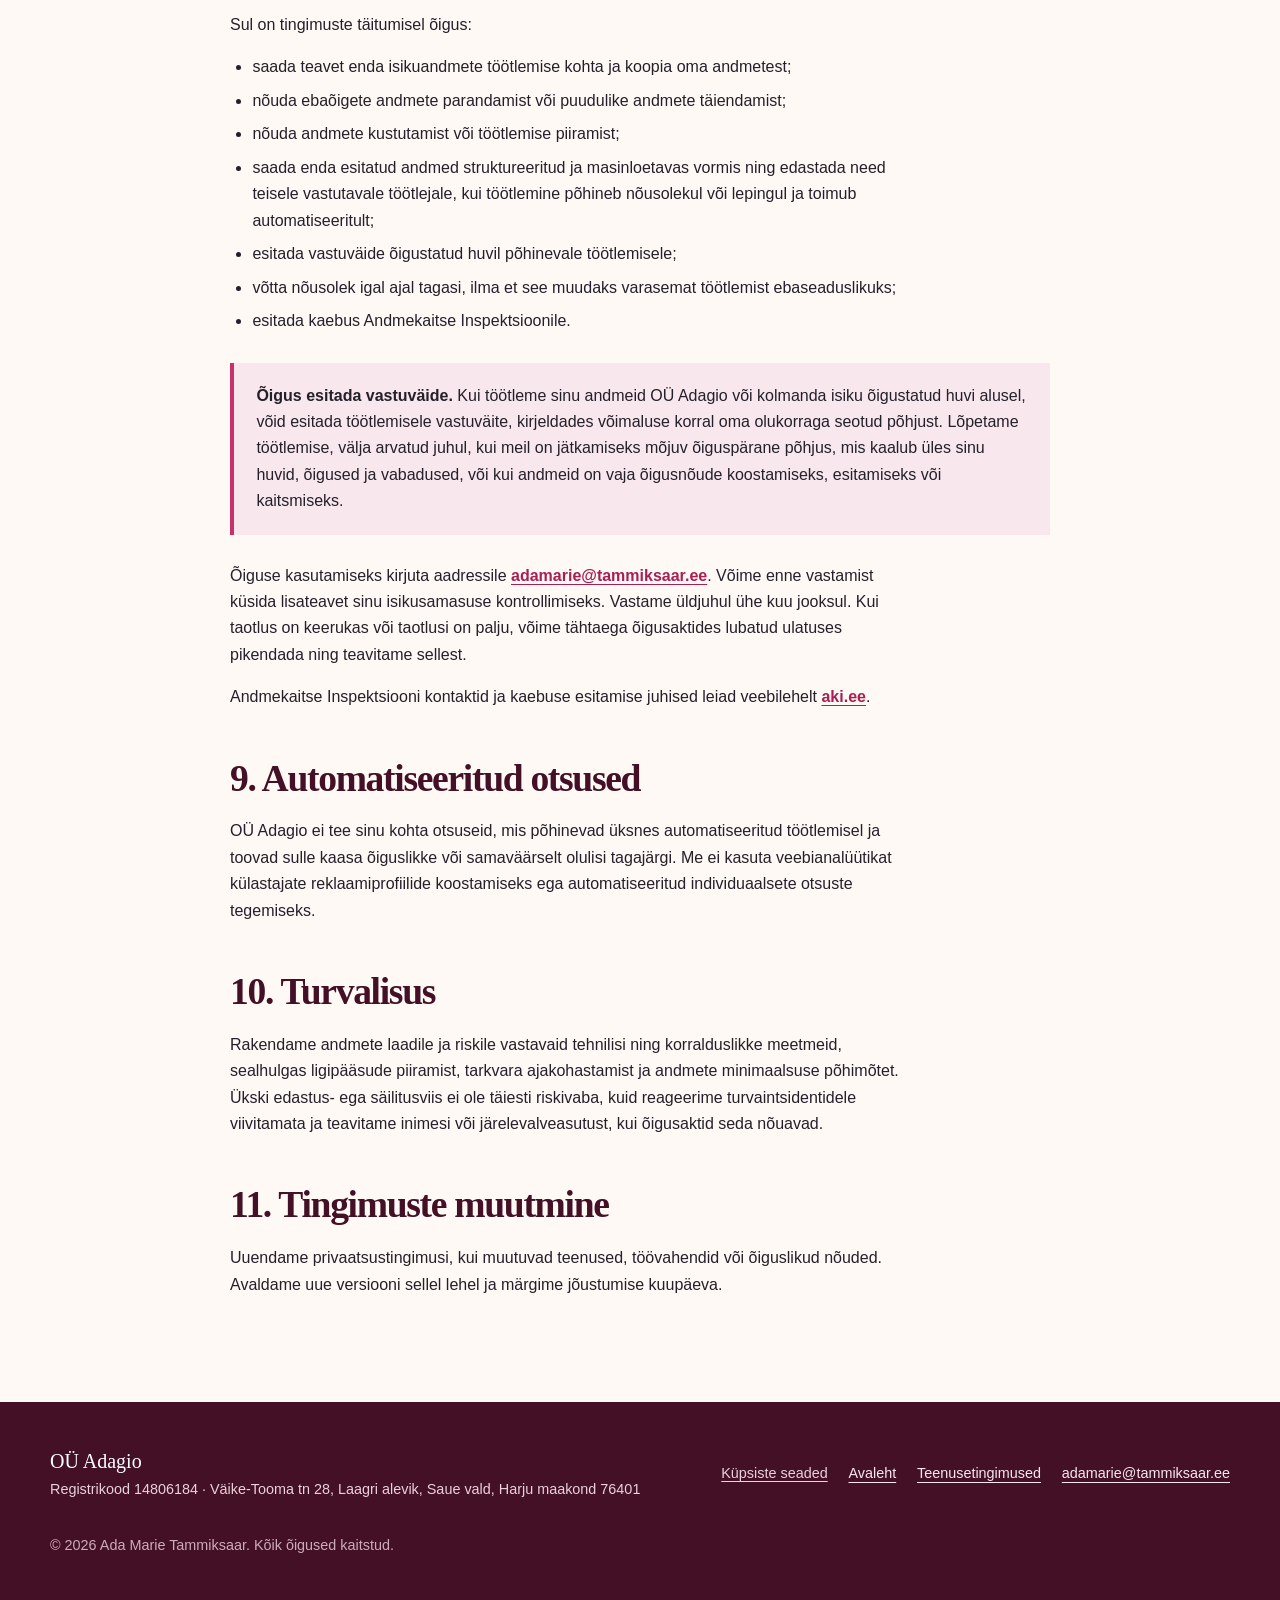
<file: privaatsus.html>
<!doctype html>
<html lang="et">
  <head>
    <meta charset="utf-8" />
    <meta name="viewport" content="width=device-width, initial-scale=1" />
    <title>Privaatsus ja küpsised | Ada Marie Tammiksaar</title>
    <meta
      name="description"
      content="OÜ Adagio privaatsustingimused: kuidas töötleme päringute, kliendisuhtluse, teenuse osutamise ja veebilehe kasutamisega seotud isikuandmeid."
    />
    <link rel="canonical" href="https://adamarie.ee/privaatsus.html" />
    <meta name="robots" content="index,follow" />
    <meta name="theme-color" content="#641C3B" />
    <link rel="icon" href="/favicon.ico" sizes="32x32" />
    <link rel="icon" href="/favicon.svg" type="image/svg+xml" />
    <link rel="apple-touch-icon" href="/apple-touch-icon.png" />
    <link rel="manifest" href="/site.webmanifest" />
    <link rel="stylesheet" href="toovoogude-automatiseerimine.css" />
  </head>

  <body>
    <a class="skip-link" href="#sisu">Liigu põhisisu juurde</a>

    <header class="site-header">
      <div class="container nav-wrap">
        <a
          class="brand"
          href="index.html"
          aria-label="Ada Marie Tammiksaar - avalehele"
        >
          <span class="brand-mark" aria-hidden="true">A</span>
          <span class="brand-text">
            <span class="brand-name">Ada Marie Tammiksaar</span>
          </span>
        </a>
        <span></span>
        <a class="text-link" href="index.html">Tagasi avalehele</a>
      </div>
    </header>

    <main class="legal-main" id="sisu">
      <article class="container legal">
        <header class="legal-header">
          <h1>Privaatsus ja küpsised</h1>
          <p class="legal-updated">Kehtib alates 26. novembrist 2026</p>
          <p class="legal-summary">
            Siit saad teada, milliseid isikuandmeid OÜ Adagio töötleb, miks me
            seda teeme, kui kaua andmeid säilitame ja millised õigused sul on.
            Privaatsustingimused on teavitus, mitte leping ega nõusolek.
          </p>
        </header>

        <h2>1. Kes sinu andmeid töötleb?</h2>
        <p>Isikuandmete vastutav töötleja on OÜ Adagio.</p>
        <dl class="legal-data">
          <div>
            <dt>Ärinimi</dt>
            <dd>OÜ Adagio</dd>
          </div>
          <div>
            <dt>Registrikood</dt>
            <dd>14806184</dd>
          </div>
          <div>
            <dt>Aadress</dt>
            <dd>
              Väike-Tooma tn 28, Laagri alevik, Saue vald, Harju maakond 76401
            </dd>
          </div>
          <div>
            <dt>E-post</dt>
            <dd>
              <a href="mailto:adamarie@tammiksaar.ee">adamarie@tammiksaar.ee</a>
            </dd>
          </div>
          <div>
            <dt>Telefon</dt>
            <dd>+372 514 5444</dd>
          </div>
        </dl>
        <p>
          OÜ Adagio ei ole määranud andmekaitsespetsialisti, sest ettevõtte
          töötlemistoimingud ei nõua seda. Privaatsuse küsimustes kirjuta
          ülaltoodud e-posti aadressile.
        </p>

        <h2>2. Milliseid andmeid, milleks ja mis alusel töötleme?</h2>

        <h3>2.1. Päringud ja koostöö ettevalmistamine</h3>
        <p>
          Kui kirjutad meile e-kirja, töötleme sinu nime ja kontaktandmeid,
          ettevõtet ja rolli puudutavat teavet, päringu sisu ning suhtluse
          tehnilisi metaandmeid. Kasutame neid andmeid päringule vastamiseks,
          vajaduse hindamiseks, pakkumise koostamiseks ja võimaliku lepingu
          ettevalmistamiseks.
        </p>
        <p>
          Õiguslik alus on sinu soovil lepingu sõlmimisele eelnevate toimingute
          tegemine. Kui pöördud ettevõtte esindajana või küsimus ei vii
          lepinguni, võib aluseks olla OÜ Adagio õigustatud huvi vastata
          tööalasele pöördumisele ja pidada vajalikku ärisuhtlust.
        </p>
        <p>
          Veebilehe e-posti link ei saada andmeid veebiserverisse. Link avab
          sinu e-posti rakenduse ning andmed jõuavad OÜ Adagiosse alles siis,
          kui otsustad e-kirja saata.
        </p>

        <h3>2.2. Lepingu sõlmimine ja teenuse osutamine</h3>
        <p>
          Koostöö korral töötleme kliendi ja kontaktisiku nime, kontaktandmeid,
          organisatsiooni ja rolli, kokkuleppeid, kalendri- ja kohtumisandmeid,
          teenuse osutamiseks jagatud tööülesandeid, materjale, märkmeid,
          tagasisidet ning vajalikus ulatuses teavet kasutatavate töövahendite
          kohta.
        </p>
        <p>
          Õiguslik alus on lepingu sõlmimine ja täitmine. Kui klient on
          juriidiline isik, töötleme tema esindaja andmeid OÜ Adagio ja kliendi
          õigustatud huvi alusel korraldada lepingulist koostööd.
        </p>
        <div class="legal-note">
          <strong
            >Palun ära saada tavapärase päringuga eriliigilisi isikuandmeid,
            paroole, autentimisvõtmeid ega oma klientide konfidentsiaalset
            teavet.</strong
          >
          Kui töö jaoks on vaja töödelda sinu klientide või töötajate
          isikuandmeid, lepime enne kokku andmete minimaalse ulatuse, turvalise
          tööviisi ja vajaduse korral andmetöötluslepingu.
        </div>

        <h3>2.3. Arveldamine ja raamatupidamine</h3>
        <p>
          Töötleme kliendi nime, kontaktandmeid, arveldusandmeid, ostetud
          teenuse teavet, arveid ja makseinfot. Õiguslik alus on lepingu
          täitmine ning OÜ Adagio seadusest tulenevad raamatupidamis- ja
          maksukohustused.
        </p>

        <h3>2.4. Õiguste kaitsmine ja vaidluste lahendamine</h3>
        <p>
          Vajaduse korral töötleme lepinguid, suhtlust, töö tulemusi ja muid
          tõendeid, et lahendada kaebus või koostada, esitada või kaitsta
          õigusnõuet. Õiguslik alus on OÜ Adagio õigustatud huvi kaitsta enda ja
          kliendi õigusi. Hindame alati, kas säilitamine on konkreetse olukorra
          jaoks vajalik ja proportsionaalne.
        </p>

        <h3>2.5. Kohtumiste salvestamine</h3>
        <p>
          Kohtumisi ei salvestata vaikimisi. Kui salvestamine on konkreetse töö
          jaoks vajalik, küsime enne salvestamise algust kõigilt osalejatelt
          selge nõusoleku. Enne nõusoleku küsimist selgitame salvestamise
          eesmärki, salvestatavate andmete liike, kasutatavat teenusepakkujat,
          ligipääsuõigusi ja kustutamise tähtaega. Salvestamise õiguslik alus on
          nõusolek.
        </p>
        <p>
          Nõusoleku võib igal ajal tagasi võtta, kirjutades OÜ Adagio e-posti
          aadressile. Tagasivõtmine ei muuda enne seda toimunud töötlemist
          ebaseaduslikuks. Pärast tagasivõtmist lõpetame salvestise edasise
          kasutamise ja kustutame selle, kui säilitamiseks ei ole muud seadusest
          tulenevat alust. Salvestamisest keeldumine ei piira tavapärasel
          kohtumisel osalemist; võimaluse korral kasutame salvestamise
          asemel kirjalikke märkmeid.
        </p>

        <h3>2.6. Otseturundus</h3>
        <p>
          OÜ Adagio ei saada veebilehe kaudu uudiskirja ega kogu selleks
          kontaktandmeid. Kui see tulevikus muutub, küsime turunduseks eraldi
          nõusoleku, pakume igas kirjas loobumisvõimalust ja uuendame neid
          tingimusi enne andmete kogumist.
        </p>
        <h3>2.7. Kas andmete esitamine on kohustuslik?</h3>
        <p>
          Päringu saatmine on vabatahtlik. Võid e-kirjas jagada ainult seda
          teavet, mida pead esmaseks vastuseks vajalikuks. Kui päringus ei ole
          piisavalt teavet ülesande või kontaktivõimaluse kohta, ei pruugi meil
          olla võimalik päringule vastata, vajadust hinnata ega pakkumist
          koostada.
        </p>
        <p>
          Lepingu sõlmimiseks ja teenuse osutamiseks vajalikud kontakt-,
          kokkuleppe- ja arveldusandmed on lepinguline nõue. Arvel ja
          raamatupidamises nõutavad andmed on vajalikud ka seadusest tulenevate
          kohustuste täitmiseks. Nende andmete esitamata jätmisel ei pruugi olla
          võimalik lepingut sõlmida, teenust osutada või arvet väljastada. Muude
          andmete esitamine on vabatahtlik, kui me ei selgita enne nende
          küsimist teisiti.
        </p>

        <h2 id="kupsised">3. Veebilehe tehnilised andmed ja küpsised</h2>
        <p>
          Veebileht asub GitHub Pagesi majutuses. Majutaja võib veebilehe
          toimimise ja turvalisuse tagamiseks töödelda tehnilisi andmeid,
          nagu IP-aadress ja päringute logid (vt ka punktid 5-7).
          Vajalikud tehnilised toimingud ei sõltu analüütikanõusolekust.
        </p>
        <h3>3.1. Vabatahtlik veebianalüütika</h3>
        <p>
          Kasutame Google Analytics 4 (GA4) teenust, kui oled andnud selleks
          eelneva nõusoleku. Eesmärk on mõista veebilehe kasutust ja parandada
          selle sisu ning toimivust. Õiguslik alus on sinu nõusolek (isikuandmete
          kaitse üldmääruse artikli 6 lõike 1 punkt a). Enne nõusolekut ja
          keeldumise korral ei laadita Google Analyticsi skripti ega saadeta
          selle kaudu Google’ile mõõtmisandmeid.
        </p>
        <p>
          GA4 võib töödelda pseudonüümseid külastaja ja seansi tunnuseid,
          lehevaatamisi ja automaatseid põhisündmusi, külastuse kestust, suunamisallika päritolu,
          seadme ja brauseri üldandmeid ning ligikaudset asukohta. IP-aadressi
          kasutatakse muu hulgas ligikaudse asukoha tuletamiseks; Google’i
          teatel ELi kasutajate IP-aadresse GA4 ei logi ega säilita.
          Veebilehe seadistuses on reklaamiküpsiste nõusolek, Google Signals
          ja reklaamide isikupärastamine keelatud. Täiustatud mõõtmine on välja
          lülitatud. GA4 lehevaatamise seadistuses kasutame veebilehe aadressi
          ilma päringuparameetrite ja ankrufragmendita ning suunamisallika
          päritolu (origin).
        </p>
        <h3>3.2. Salvestatavad andmed ja küpsised</h3>
        <ul>
          <li><strong>adamarie.analytics-consent.v1</strong> - brauseri
            lokaalsalvestuse kirje, mis hoiab sinu nõusoleku või keeldumise
            valikut ja aegumisaega 60 päeva. Aegunud kirje eemaldatakse järgmisel
            kontrollimisel. See on vajalik valiku meelespidamiseks ega ole
            analüütikaküpsis.</li>
          <li><strong>_ga</strong> - GA4 küpsis külastajate eristamiseks,
            seadistatud kestus kuni 60 päeva.</li>
          <li><strong>_ga_*</strong> - GA4 küpsis seansi oleku säilitamiseks,
            seadistatud kestus kuni 60 päeva.</li>
        </ul>
        <p>
          Brauser võib küpsiste säilitusaega lühendada. GA4 kasutaja- ja
          sündmusetasandi andmete säilitamisaeg Google’i süsteemis on 2 kuud.
          Kasutajaandmete säilitusaega uue tegevuse korral ei pikendata.
          Koondstatistika säilitamine võib sellest erineda.
        </p>
        <h3>3.3. Andmete saaja ja edastamine</h3>
        <p>
          Analüütikateenuse pakkuja on Google (EMP klientide puhul Google Ireland
          Limited). Andmeid võidakse töödelda ka väljaspool Euroopa
          Majanduspiirkonda, sealhulgas USAs. Google kirjeldab edastamise
          kaitsemeetmetena ELi-USA andmekaitseraamistikku ja vajaduse korral
          Euroopa Komisjoni lepingu tüüptingimusi. Lisateave:
          <a href="https://business.safety.google/adsdatatransfers/">Google’i rahvusvaheliste andmeedastuste teave</a>,
          <a href="https://policies.google.com/privacy?hl=et">Google’i privaatsuseeskirjad</a>,
          <a href="https://business.safety.google/adsprocessorterms/">Google’i andmetöötlustingimused</a> ja
          <a href="https://support.google.com/analytics/answer/12017362">GA4 andmekaitse ELis</a>.
        </p>
        <h3>3.4. Nõusoleku muutmine ja tagasivõtmine</h3>
        <p>
          Küpsiste teates saad analüütikat lubada või sellest keelduda.
          Valik on vabatahtlik ning keeldumine ei piira veebilehe kasutamist.
          Saad oma valikut igal ajal muuta jaluses oleva nupu „Küpsiste seaded“
          kaudu. Nõusoleku tagasivõtmisel peatame edasise analüütika ja
          eemaldame veebilehe GA4 küpsised, millele brauser võimaldab ligipääsu.
          Kui brauser takistab keeldumise salvestamist, peatame analüütika avatud
          lehel ja proovime varasema nõusoleku eemaldada. Kui ka see ei õnnestu,
          anname juhise veebilehe andmete kustutamiseks enne järgmist külastust.
          See ei mõjuta enne tagasivõtmist
          toimunud töötlemise seaduslikkust. Varasemate andmete kohta saad
          esitada taotluse punktis 8 kirjeldatud viisil.
        </p>
        <p><button class="cookie-settings cookie-settings--inline" type="button"
          data-cookie-settings hidden>Ava küpsiste seaded</button></p>

        <h2>4. Kust andmed pärinevad?</h2>
        <p>
          Enamasti saame andmed otse sinult. Ettevõtte kliendisuhtluses võime
          saada sinu tööalased kontaktandmed ka sinu tööandjalt või
          koostööpartnerilt ning kontrollida ettevõtte esindusõigust või
          avalikke äriandmeid e-äriregistrist. Sellisel juhul töötleme ainult
          koostööks vajalikku teavet.
        </p>
        <h2>5. Kellele võime andmeid edastada?</h2>
        <p>
          OÜ Adagio ei müü isikuandmeid. Vajaduse korral võivad andmeid
          töödelda:
        </p>
        <ul>
          <li>
            <strong>GitHub, Inc. (GitHub Pages)</strong> - veebimajutus ning
            veebilehe tehnilised ja turvalogid;
          </li>
          <li>
            <strong>Google (Google Analytics 4)</strong> - vabatahtlik
            veebianalüütika vastavalt punktile 3;
          </li>
          <li>
            <strong>Zone Media OÜ</strong> - e-posti majutus ning päringute ja
            kliendisuhtluse edastamine ja säilitamine vastavalt
            <a
              href="https://www.zone.ee/et/zone-media-ou-privacy-policy/"
              target="_blank"
              rel="noopener noreferrer"
              >Zone’i privaatsuspõhimõtetele</a
            >;
          </li>
          <li>
            pilvesalvestuse, kalendri ja videokohtumise teenusepakkujad –
            dokumentide, kohtumiste ja kliendisuhtluse korraldamiseks;
          </li>
          <li>raamatupidamis- ja arveldusteenuse pakkujad;</li>
          <li>
            kliendiga kokku lepitud AI-, automatiseerimis- või muud töövahendite
            pakkujad, kuid ainult kokkulepitud eesmärgil ja ulatuses;
          </li>
          <li>
            õigus- või IT-nõustajad, kui see on vajalik OÜ Adagio õiguste
            kaitsmiseks või turvaintsidendi lahendamiseks;
          </li>
          <li>
            avaliku võimu asutused, kui andmete esitamine on seadusest
            tulenevalt kohustuslik.
          </li>
        </ul>
        <p>
          Teenusepakkujatele antakse ligipääs ainult nii palju, kui teenuse
          osutamiseks vaja. Kui teenusepakkuja töötleb andmeid OÜ Adagio nimel,
          kasutame nõuetekohaseid lepingulisi ja turvameetmeid. Mõni taristu-
          või sideteenuse pakkuja võib enda määratud turbe-, pettuseennetuse või
          õiguslike kohustuste eesmärkidel tegutseda eraldi vastutava
          töötlejana; sellisel juhul kohaldub tema privaatsusavaldus.
        </p>

        <h2>6. Andmete edastamine väljapoole Euroopa Majanduspiirkonda</h2>
        <p>
          GitHub võib säilitada ja töödelda veebilehe tehnilisi andmeid Euroopa
          Majanduspiirkonnas, Ameerika Ühendriikides ja muudes riikides, kus
          tegutsevad GitHub või tema teenusepakkujad. GitHubi avalduse kohaselt
          kasutab ta Euroopa Majanduspiirkonnast andmete edastamisel muu hulgas
          Euroopa Komisjoni lepingu tüüptingimusi ning osaleb ELi-USA
          andmekaitseraamistikus (EU-U.S. Data Privacy Framework).
        </p>
        <p>
          Google Analyticsi andmete rahvusvahelist edastamist ja kaitsemeetmeid
          kirjeldab punkt 3.3.
        </p>
        <p>
          Ka mõni kliendiga kokku lepitud pilve-, video- või AI-teenuse pakkuja
          võib töödelda andmeid väljaspool Euroopa Majanduspiirkonda. Kasutame
          sellist teenust isikuandmete jaoks ainult siis, kui edastamiseks on
          seaduslik alus ja asjakohane mehhanism, näiteks Euroopa Komisjoni
          piisavusotsus või lepingu tüüptingimused. Konkreetse koostöö käigus
          kasutatavad töövahendid, asjaomased riigid ja olulised andmeedastused
          lepime kliendiga enne kokku. Rakendatava kaitsemeetme ja selle koopia
          saamise kohta saad teavet, kirjutades OÜ Adagio e-posti aadressile.
        </p>
        <h2>7. Kui kaua andmeid säilitame?</h2>
        <ul>
          <li>
            <strong>Päringud, mis koostööni ei vii:</strong> üldjuhul kuni 12
            kuud viimasest sisulisest suhtlusest, seejärel kustutame need, kui
            pikem säilitamine ei ole vajalik konkreetse vaidluse või sinu
            taotletud järeltegevuse tõttu.
          </li>
          <li>
            <strong>Kliendisuhtlus, kokkulepped ja teenuse materjalid:</strong>
            teenuse osutamise ajal ning pärast koostöö lõppu ainult nii kaua,
            kui see on vajalik järeltoe, kokkulepitud tulemuste üleandmise või
            konkreetse õigusnõude tõttu. Tavapärane ülempiir on 3 aastat koostöö
            lõppemisest.
          </li>
          <li>
            <strong>Raamatupidamisdokumendid:</strong> 7 aastat selle
            majandusaasta lõpust, mil tehing raamatupidamises kajastati.
          </li>
          <li>
            <strong>Salvestised:</strong> kokkulepitud tähtajani või kuni nende
            eesmärk on täidetud.
          </li>
          <li>
            <strong>Veebilehe tehnilised ja turvalogid:</strong> GitHubi
            määratud tähtaja või kriteeriumide järgi, mida kirjeldab GitHubi
            privaatsusavaldus. OÜ Adagio käsutusse jõudnud konkreetse
            turvaintsidendi andmeid säilitame intsidendi lahendamise ja
            võimalike õigusnõuete kaitsmise lõpuni.
          </li>
          <li>
            <strong>Veebianalüütika:</strong> kuni 2 kuud kasutaja- ja
            sündmusetasandi andmete puhul; koondstatistika ja küpsiste kohta
            vt punkt 3.2.
          </li>
          <li>
            <strong>Andmekaitsealased taotlused:</strong> taotluse lahendamiseks
            ja selle tõendamiseks vajalik teave üldjuhul kuni 3 aastat vastuse
            saatmisest.
          </li>
        </ul>
        <p>
          Kui sama teave kuulub mitmesse kategooriasse, kohaldame pikimat
          seaduslikult vajalikku tähtaega. Tähtaja lõppedes kustutame või
          anonümiseerime andmed turvaliselt.
        </p>

        <h2>8. Sinu õigused</h2>
        <p>Sul on tingimuste täitumisel õigus:</p>
        <ul>
          <li>
            saada teavet enda isikuandmete töötlemise kohta ja koopia oma
            andmetest;
          </li>
          <li>
            nõuda ebaõigete andmete parandamist või puudulike andmete
            täiendamist;
          </li>
          <li>nõuda andmete kustutamist või töötlemise piiramist;</li>
          <li>
            saada enda esitatud andmed struktureeritud ja masinloetavas vormis
            ning edastada need teisele vastutavale töötlejale, kui töötlemine
            põhineb nõusolekul või lepingul ja toimub automatiseeritult;
          </li>
          <li>esitada vastuväide õigustatud huvil põhinevale töötlemisele;</li>
          <li>
            võtta nõusolek igal ajal tagasi, ilma et see muudaks varasemat
            töötlemist ebaseaduslikuks;
          </li>
          <li>esitada kaebus Andmekaitse Inspektsioonile.</li>
        </ul>
        <div class="legal-note">
          <strong>Õigus esitada vastuväide.</strong> Kui töötleme sinu andmeid
          OÜ Adagio või kolmanda isiku õigustatud huvi alusel, võid esitada
          töötlemisele vastuväite, kirjeldades võimaluse korral oma olukorraga
          seotud põhjust. Lõpetame töötlemise, välja arvatud juhul, kui meil on
          jätkamiseks mõjuv õiguspärane põhjus, mis kaalub üles sinu huvid,
          õigused ja vabadused, või kui andmeid on vaja õigusnõude koostamiseks,
          esitamiseks või kaitsmiseks.
        </div>
        <p>
          Õiguse kasutamiseks kirjuta aadressile
          <a href="mailto:adamarie@tammiksaar.ee">adamarie@tammiksaar.ee</a>.
          Võime enne vastamist küsida lisateavet sinu isikusamasuse
          kontrollimiseks. Vastame üldjuhul ühe kuu jooksul. Kui taotlus on
          keerukas või taotlusi on palju, võime tähtaega õigusaktides lubatud
          ulatuses pikendada ning teavitame sellest.
        </p>
        <p>
          Andmekaitse Inspektsiooni kontaktid ja kaebuse esitamise juhised leiad
          veebilehelt
          <a
            href="https://www.aki.ee/"
            target="_blank"
            rel="noopener noreferrer"
            >aki.ee</a
          >.
        </p>

        <h2>9. Automatiseeritud otsused</h2>
        <p>
          OÜ Adagio ei tee sinu kohta otsuseid, mis põhinevad üksnes
          automatiseeritud töötlemisel ja toovad sulle kaasa õiguslikke või
          samaväärselt olulisi tagajärgi. Me ei kasuta veebianalüütikat külastajate reklaamiprofiilide
          koostamiseks ega automatiseeritud individuaalsete otsuste tegemiseks.
        </p>

        <h2>10. Turvalisus</h2>
        <p>
          Rakendame andmete laadile ja riskile vastavaid tehnilisi ning
          korralduslikke meetmeid, sealhulgas ligipääsude piiramist, tarkvara
          ajakohastamist ja andmete minimaalsuse põhimõtet. Ükski edastus- ega
          säilitusviis ei ole täiesti riskivaba, kuid reageerime
          turvaintsidentidele viivitamata ja teavitame inimesi või
          järelevalveasutust, kui õigusaktid seda nõuavad.
        </p>
        <h2>11. Tingimuste muutmine</h2>
        <p>
          Uuendame privaatsustingimusi, kui muutuvad teenused, töövahendid või
          õiguslikud nõuded. Avaldame uue versiooni sellel lehel ja märgime
          jõustumise kuupäeva.
        </p>
      </article>
    </main>

    <footer class="site-footer">
      <div class="container footer-grid">
        <div>
          <div class="footer-brand">OÜ Adagio</div>
          <div>
            Registrikood 14806184 · Väike-Tooma tn 28, Laagri alevik, Saue vald,
            Harju maakond 76401
          </div>
        </div>
        <nav class="footer-links" aria-label="Jaluse lingid">
          <button class="cookie-settings" type="button" data-cookie-settings hidden>Küpsiste seaded</button>
          <a href="index.html">Avaleht</a>
          <a href="teenusetingimused.html">Teenusetingimused</a>
          <a href="mailto:adamarie@tammiksaar.ee">adamarie@tammiksaar.ee</a>
        </nav>
        <p class="footer-meta">
          © <span id="year">2026</span> Ada Marie Tammiksaar. Kõik õigused kaitstud.
        </p>
      </div>
    </footer>
    <script src="analytics-consent.js" defer></script>
    <script src="toovoogude-automatiseerimine.js" defer></script>
  </body>
</html>
</file>
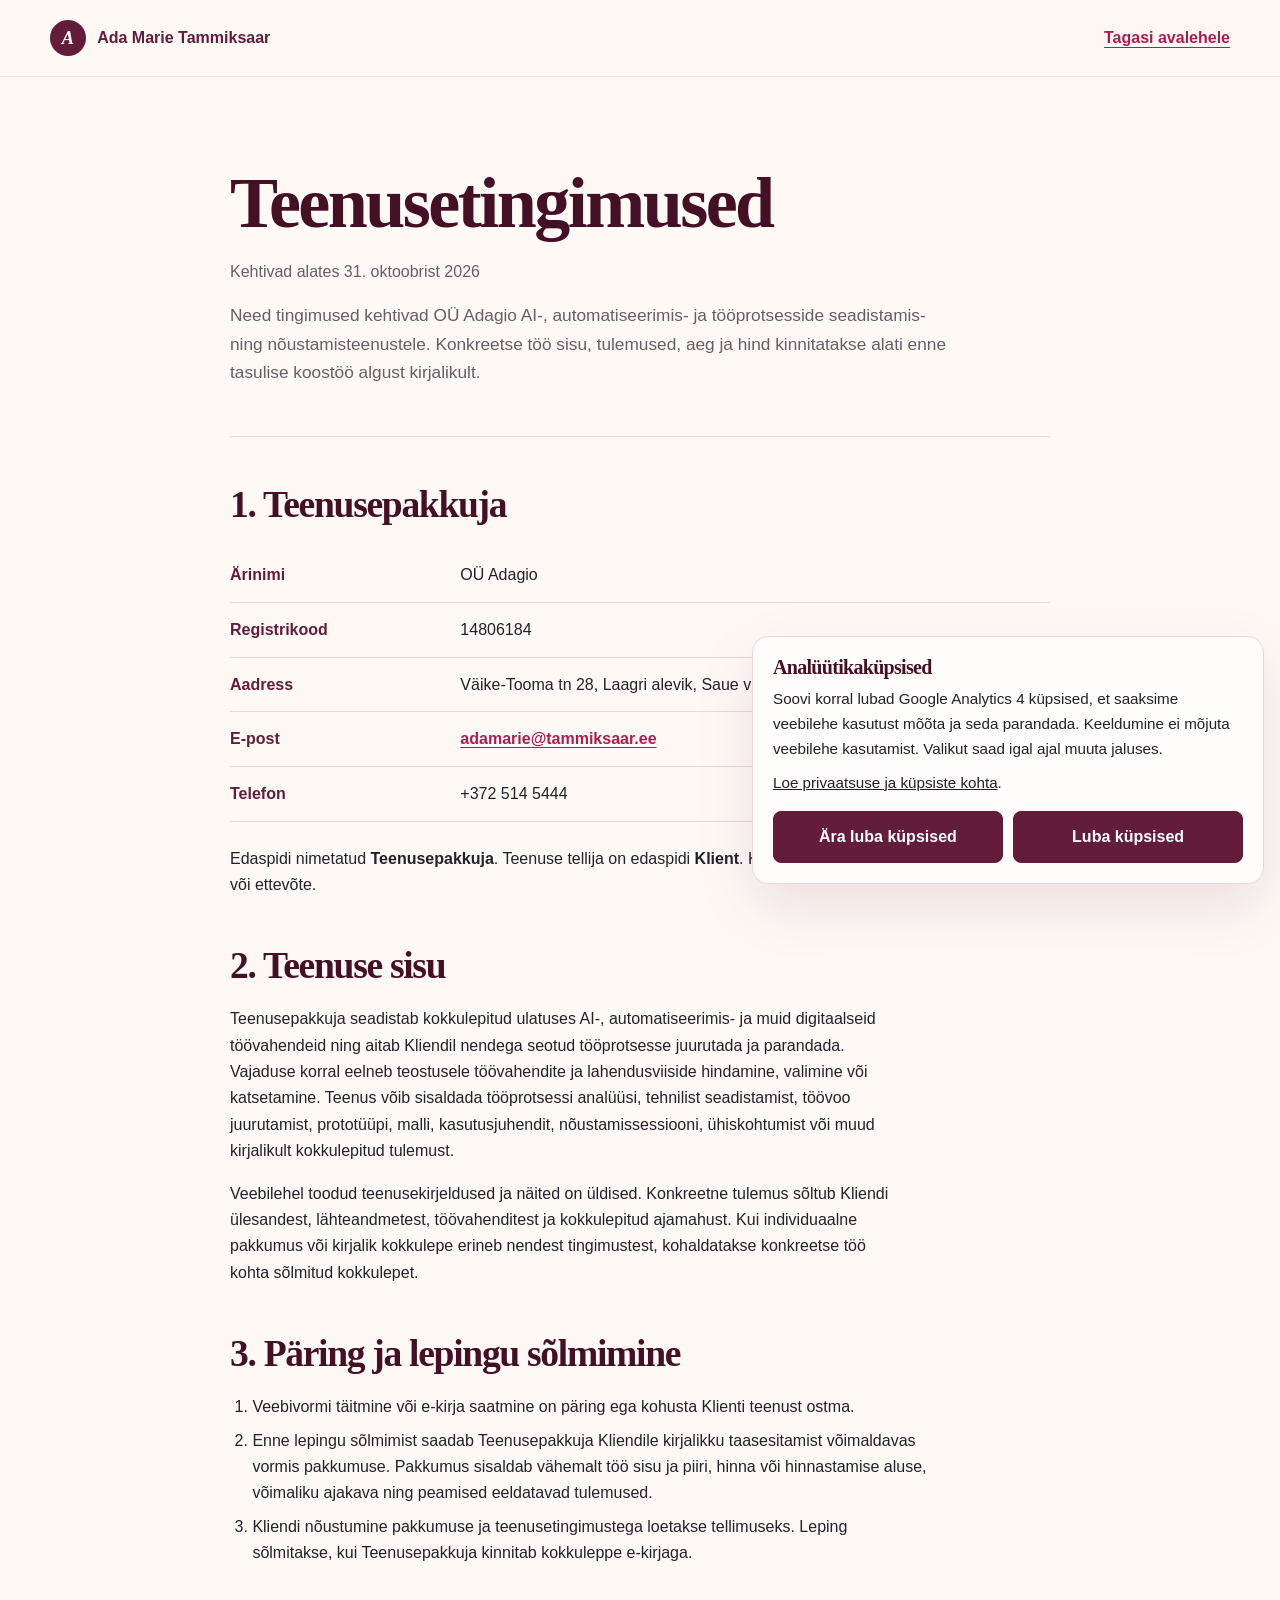
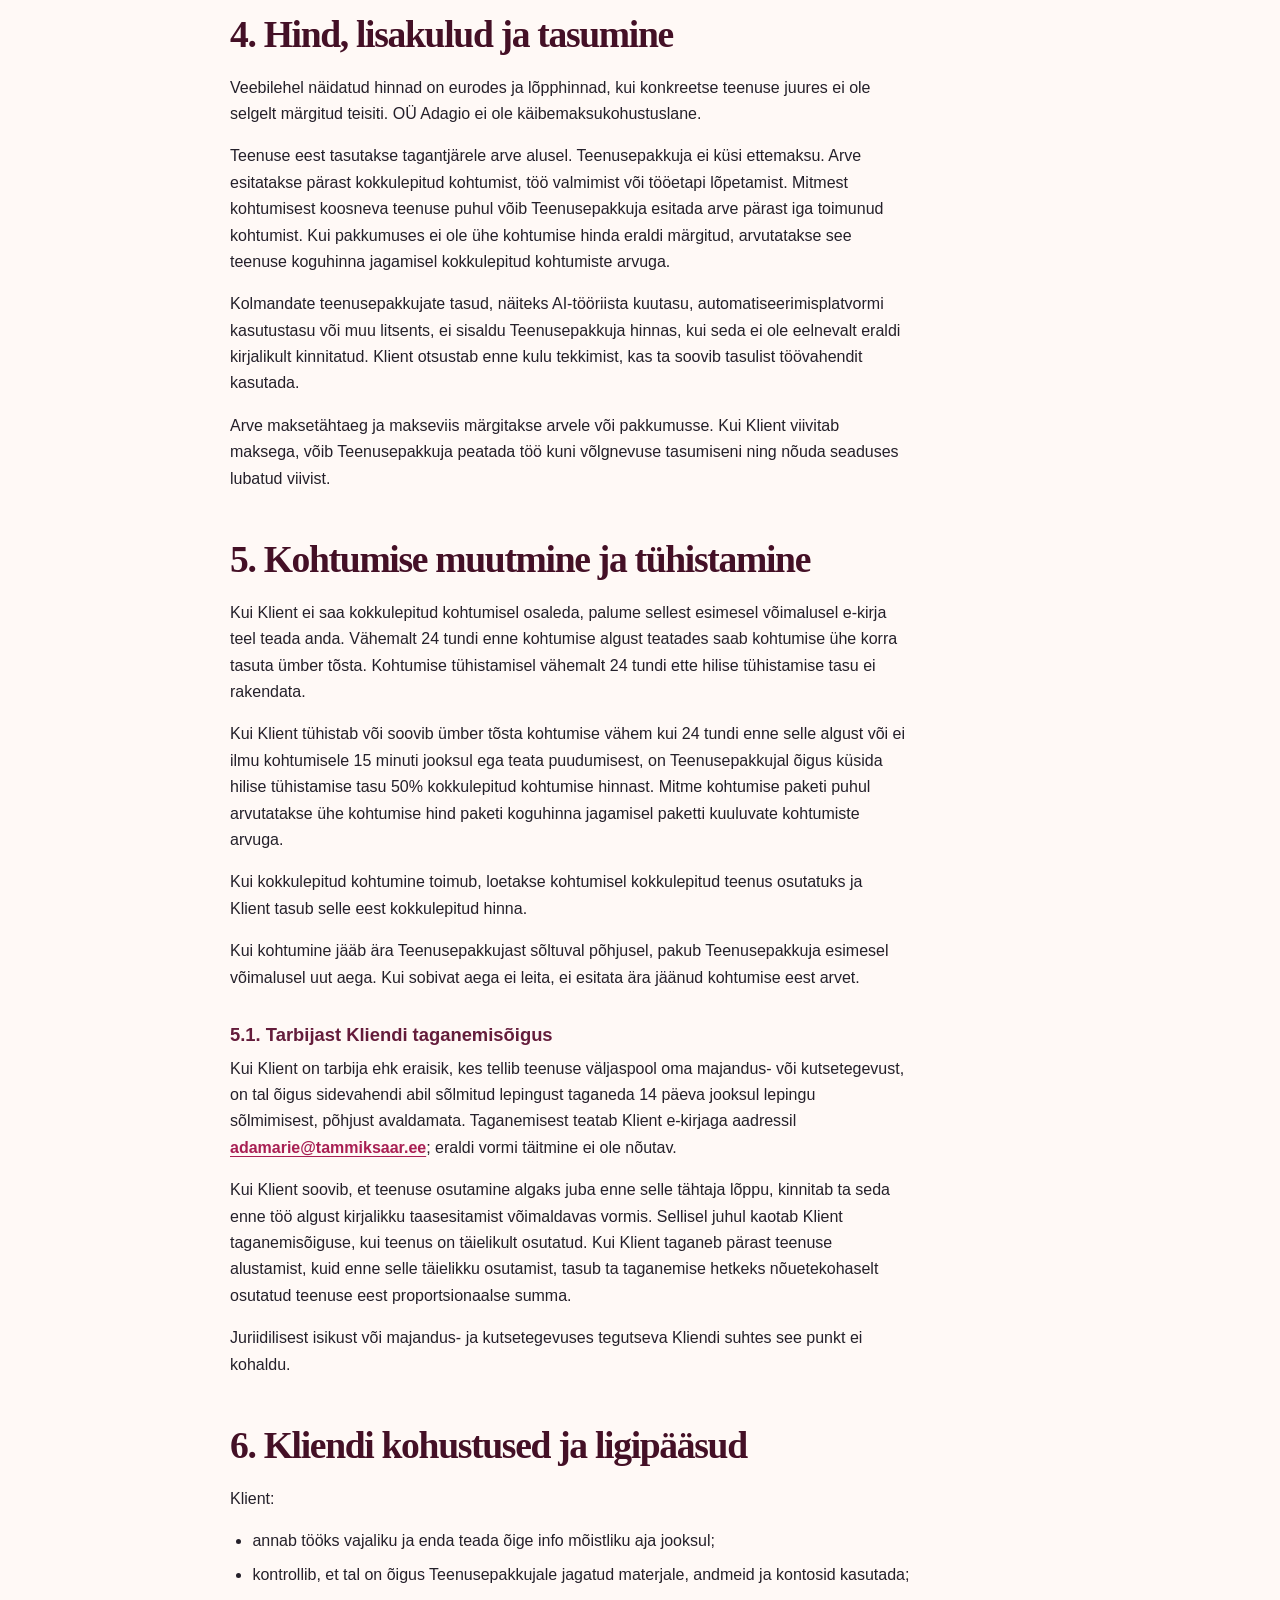
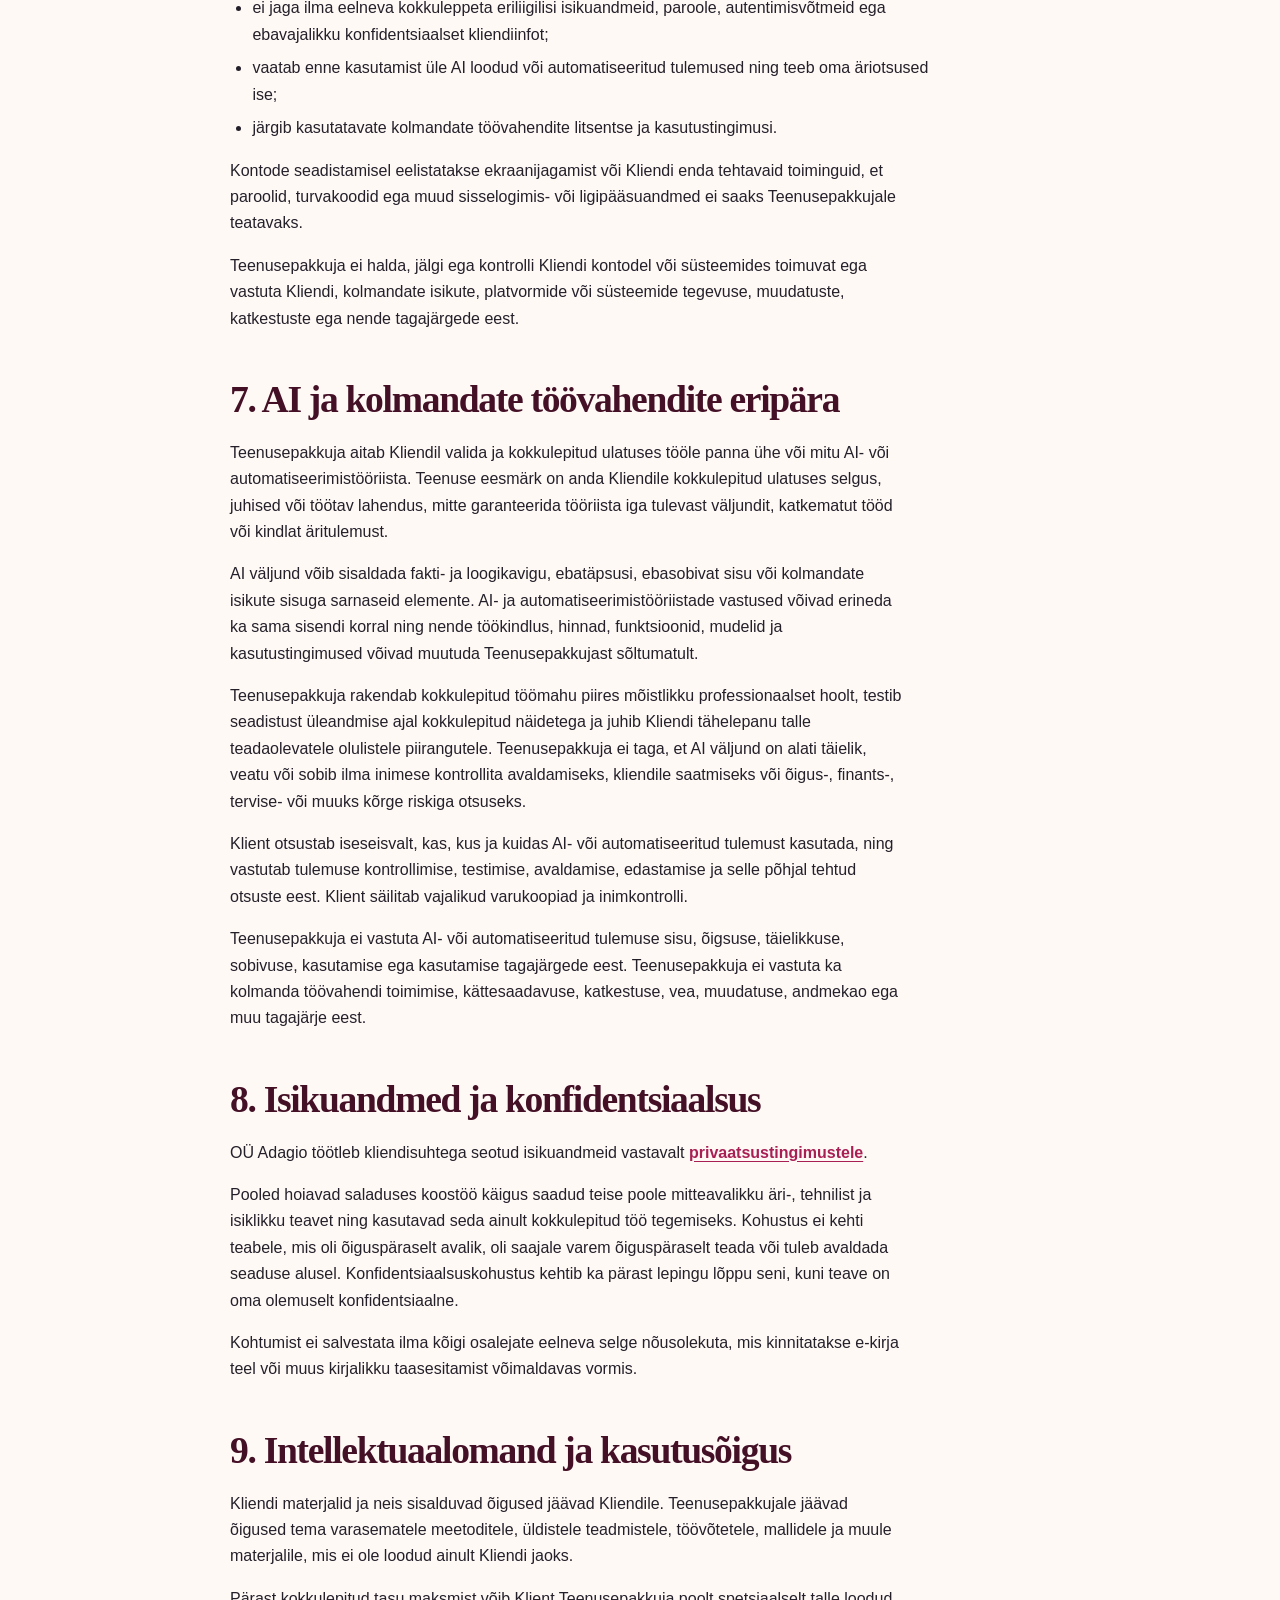
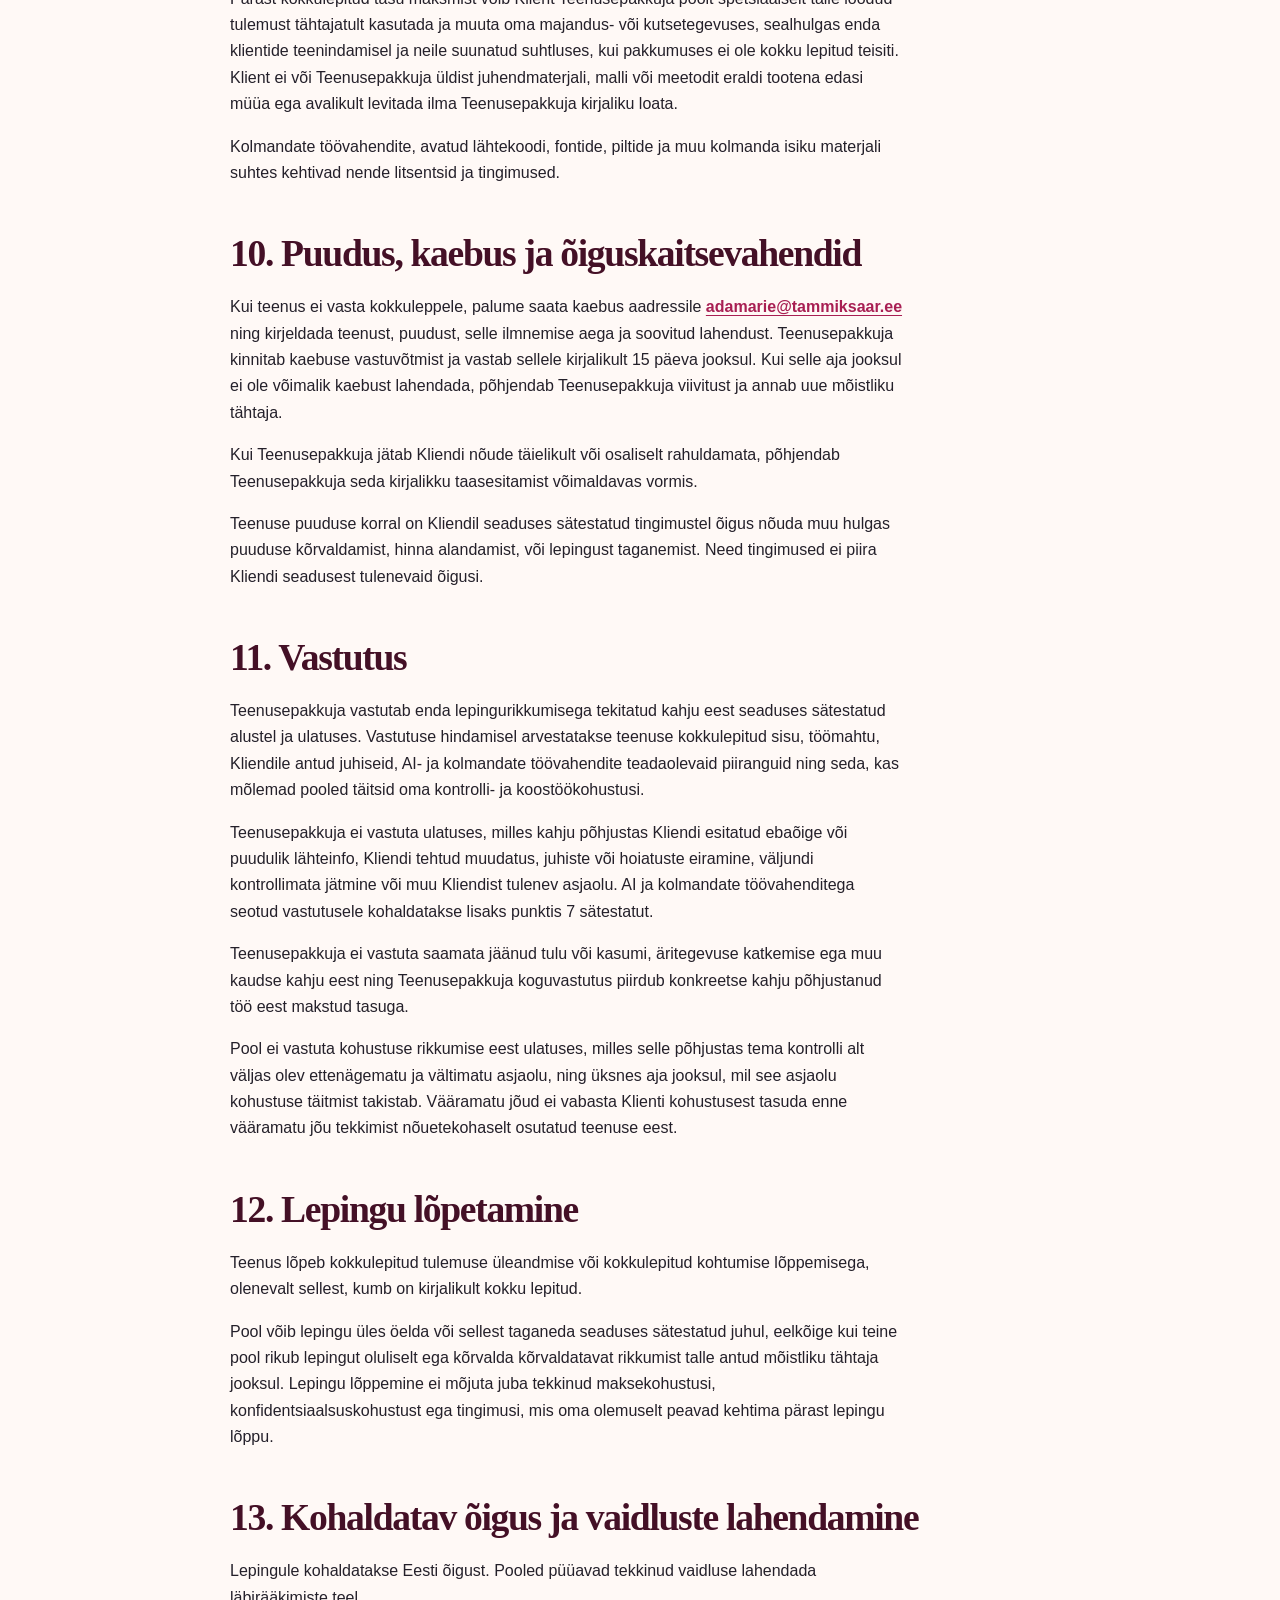
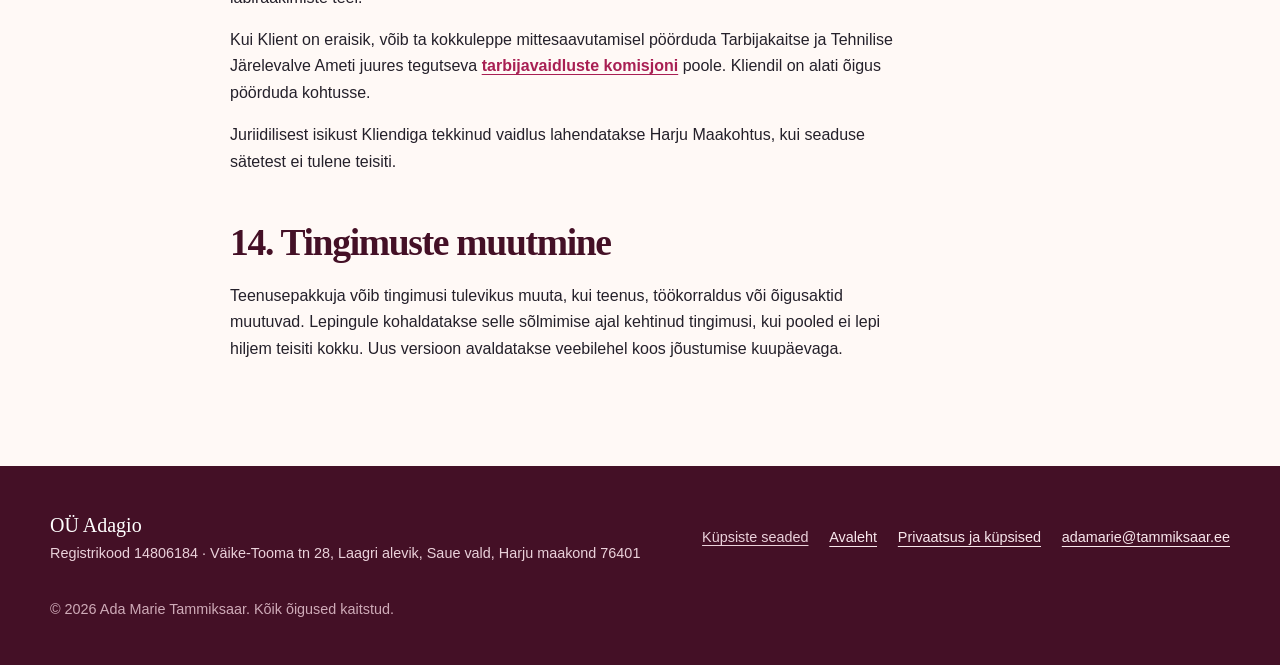
<file: teenusetingimused.html>
<!doctype html>
<html lang="et">
  <head>
    <meta charset="utf-8" />
    <meta name="viewport" content="width=device-width, initial-scale=1" />
    <title>Teenusetingimused | Ada Marie Tammiksaar</title>
    <meta
      name="description"
      content="OÜ Adagio töövoogude automatiseerimise ja nõustamise teenusetingimused, sealhulgas lepingu sõlmimine, hind, vastutus ja vaidluste lahendamine."
    />
    <link rel="canonical" href="https://adamarie.ee/teenusetingimused.html" />
    <meta name="robots" content="index,follow" />
    <meta name="theme-color" content="#641C3B" />
    <link rel="icon" href="/favicon.ico" sizes="32x32" />
    <link rel="icon" href="/favicon.svg" type="image/svg+xml" />
    <link rel="apple-touch-icon" href="/apple-touch-icon.png" />
    <link rel="manifest" href="/site.webmanifest" />
    <link rel="stylesheet" href="toovoogude-automatiseerimine.css" />
  </head>

  <body>
    <a class="skip-link" href="#sisu">Liigu põhisisu juurde</a>

    <header class="site-header">
      <div class="container nav-wrap">
        <a
          class="brand"
          href="index.html"
          aria-label="Ada Marie Tammiksaar - avalehele"
        >
          <span class="brand-mark" aria-hidden="true">A</span>
          <span class="brand-text">
            <span class="brand-name">Ada Marie Tammiksaar</span>
          </span>
        </a>
        <span></span>
        <a class="text-link" href="index.html">Tagasi avalehele</a>
      </div>
    </header>

    <main class="legal-main" id="sisu">
      <article class="container legal">
        <header class="legal-header">
          <h1>Teenusetingimused</h1>
          <p class="legal-updated">Kehtivad alates 31. oktoobrist 2026</p>
          <p class="legal-summary">
            Need tingimused kehtivad OÜ Adagio AI-, automatiseerimis- ja
            tööprotsesside seadistamis- ning nõustamisteenustele. Konkreetse töö sisu, tulemused,
            aeg ja hind kinnitatakse alati enne tasulise koostöö algust
            kirjalikult.
          </p>
        </header>

        <h2>1. Teenusepakkuja</h2>
        <dl class="legal-data">
          <div>
            <dt>Ärinimi</dt>
            <dd>OÜ Adagio</dd>
          </div>
          <div>
            <dt>Registrikood</dt>
            <dd>14806184</dd>
          </div>
          <div>
            <dt>Aadress</dt>
            <dd>
              Väike-Tooma tn 28, Laagri alevik, Saue vald, Harju maakond 76401
            </dd>
          </div>
          <div>
            <dt>E-post</dt>
            <dd>
              <a href="mailto:adamarie@tammiksaar.ee">adamarie@tammiksaar.ee</a>
            </dd>
          </div>
          <div>
            <dt>Telefon</dt>
            <dd>+372 514 5444</dd>
          </div>
        </dl>
        <p>
          Edaspidi nimetatud <strong>Teenusepakkuja</strong>. Teenuse tellija on
          edaspidi <strong>Klient</strong>. Klient võib olla eraisik või
          ettevõte.
        </p>

        <h2>2. Teenuse sisu</h2>
        <p>
          Teenusepakkuja seadistab kokkulepitud ulatuses AI-, automatiseerimis-
          ja muid digitaalseid töövahendeid ning aitab Kliendil nendega seotud
          tööprotsesse juurutada ja parandada. Vajaduse korral eelneb teostusele
          töövahendite ja lahendusviiside hindamine, valimine või katsetamine.
          Teenus võib sisaldada tööprotsessi analüüsi, tehnilist seadistamist,
          töövoo juurutamist, prototüüpi, malli, kasutusjuhendit,
          nõustamissessiooni, ühiskohtumist või muud kirjalikult kokkulepitud
          tulemust.
        </p>
        <p>
          Veebilehel toodud teenusekirjeldused ja näited on üldised. Konkreetne
          tulemus sõltub Kliendi ülesandest, lähteandmetest, töövahenditest ja
          kokkulepitud ajamahust. Kui individuaalne pakkumus või kirjalik
          kokkulepe erineb nendest tingimustest, kohaldatakse konkreetse töö
          kohta sõlmitud kokkulepet.
        </p>

        <h2>3. Päring ja lepingu sõlmimine</h2>
        <ol>
          <li>
            Veebivormi täitmine või e-kirja saatmine on päring ega kohusta
            Klienti teenust ostma.
          </li>
          <li>
            Enne lepingu sõlmimist saadab Teenusepakkuja Kliendile kirjalikku
            taasesitamist võimaldavas vormis pakkumuse. Pakkumus sisaldab
            vähemalt töö sisu ja piiri, hinna või hinnastamise aluse, võimaliku
            ajakava ning peamised eeldatavad tulemused.
          </li>
          <li>
            Kliendi nõustumine pakkumuse ja teenusetingimustega loetakse
            tellimuseks. Leping sõlmitakse, kui Teenusepakkuja kinnitab
            kokkuleppe e-kirjaga.
          </li>
        </ol>

        <h2>4. Hind, lisakulud ja tasumine</h2>
        <p>
          Veebilehel näidatud hinnad on eurodes ja lõpphinnad, kui konkreetse
          teenuse juures ei ole selgelt märgitud teisiti. OÜ Adagio ei ole
          käibemaksukohustuslane.
        </p>
        <p>
          Teenuse eest tasutakse tagantjärele arve alusel. Teenusepakkuja ei
          küsi ettemaksu. Arve esitatakse pärast kokkulepitud kohtumist, töö
          valmimist või tööetapi lõpetamist. Mitmest kohtumisest koosneva
          teenuse puhul võib Teenusepakkuja
          esitada arve pärast iga toimunud kohtumist. Kui pakkumuses ei ole ühe
          kohtumise hinda eraldi märgitud, arvutatakse see teenuse koguhinna
          jagamisel kokkulepitud kohtumiste arvuga.
        </p>
        <p>
          Kolmandate teenusepakkujate tasud, näiteks AI-tööriista kuutasu,
          automatiseerimisplatvormi kasutustasu või muu litsents, ei sisaldu
          Teenusepakkuja hinnas, kui seda ei ole eelnevalt eraldi kirjalikult
          kinnitatud. Klient otsustab enne kulu tekkimist, kas ta soovib
          tasulist töövahendit kasutada.
        </p>
        <p>
          Arve maksetähtaeg ja makseviis märgitakse arvele või pakkumusse. Kui
          Klient viivitab maksega, võib Teenusepakkuja peatada töö kuni
          võlgnevuse tasumiseni ning nõuda seaduses lubatud viivist.
        </p>

        <h2>5. Kohtumise muutmine ja tühistamine</h2>
        <p>
          Kui Klient ei saa kokkulepitud kohtumisel osaleda, palume sellest
          esimesel võimalusel e-kirja teel teada anda. Vähemalt 24 tundi enne
          kohtumise algust teatades saab kohtumise ühe korra tasuta ümber tõsta.
          Kohtumise tühistamisel vähemalt 24 tundi ette hilise tühistamise tasu
          ei rakendata.
        </p>
        <p>
          Kui Klient tühistab või soovib ümber tõsta kohtumise vähem kui 24
          tundi enne selle algust või ei ilmu kohtumisele 15 minuti jooksul ega
          teata puudumisest, on Teenusepakkujal õigus küsida hilise tühistamise
          tasu 50% kokkulepitud kohtumise hinnast. Mitme kohtumise paketi puhul
          arvutatakse ühe kohtumise hind paketi koguhinna jagamisel paketti
          kuuluvate kohtumiste arvuga.
        </p>
        <p>
          Kui kokkulepitud kohtumine toimub, loetakse kohtumisel kokkulepitud
          teenus osutatuks ja Klient tasub selle eest kokkulepitud hinna.
        </p>
        <p>
          Kui kohtumine jääb ära Teenusepakkujast sõltuval põhjusel, pakub
          Teenusepakkuja esimesel võimalusel uut aega. Kui sobivat aega ei
          leita, ei esitata ära jäänud kohtumise eest arvet.
        </p>

        <h3>5.1. Tarbijast Kliendi taganemisõigus</h3>
        <p>
          Kui Klient on tarbija ehk eraisik, kes tellib teenuse väljaspool oma
          majandus- või kutsetegevust, on tal õigus sidevahendi abil sõlmitud
          lepingust taganeda 14 päeva jooksul lepingu sõlmimisest, põhjust
          avaldamata. Taganemisest teatab Klient e-kirjaga aadressil
          <a href="mailto:adamarie@tammiksaar.ee">adamarie@tammiksaar.ee</a>;
          eraldi vormi täitmine ei ole nõutav.
        </p>
        <p>
          Kui Klient soovib, et teenuse osutamine algaks juba enne selle tähtaja
          lõppu, kinnitab ta seda enne töö algust kirjalikku taasesitamist
          võimaldavas vormis. Sellisel juhul kaotab Klient taganemisõiguse, kui
          teenus on täielikult osutatud. Kui Klient taganeb pärast teenuse
          alustamist, kuid enne selle täielikku osutamist, tasub ta taganemise
          hetkeks nõuetekohaselt osutatud teenuse eest proportsionaalse summa.
        </p>
        <p>
          Juriidilisest isikust või majandus- ja kutsetegevuses tegutseva Kliendi
          suhtes see punkt ei kohaldu.
        </p>

        <h2>6. Kliendi kohustused ja ligipääsud</h2>
        <p>Klient:</p>
        <ul>
          <li>
            annab tööks vajaliku ja enda teada õige info mõistliku aja jooksul;
          </li>
          <li>
            kontrollib, et tal on õigus Teenusepakkujale jagatud materjale,
            andmeid ja kontosid kasutada;
          </li>
          <li>
            ei jaga ilma eelneva kokkuleppeta eriliigilisi isikuandmeid,
            paroole, autentimisvõtmeid ega ebavajalikku konfidentsiaalset
            kliendiinfot;
          </li>
          <li>
            vaatab enne kasutamist üle AI loodud või automatiseeritud tulemused
            ning teeb oma äriotsused ise;
          </li>
          <li>
            järgib kasutatavate kolmandate töövahendite litsentse ja
            kasutustingimusi.
          </li>
        </ul>
        <p>
          Kontode seadistamisel eelistatakse ekraanijagamist või Kliendi enda
          tehtavaid toiminguid, et paroolid, turvakoodid ega muud sisselogimis-
          või ligipääsuandmed ei saaks Teenusepakkujale teatavaks.
        </p>
        <p>
          Teenusepakkuja ei halda, jälgi ega kontrolli Kliendi kontodel või
          süsteemides toimuvat ega vastuta Kliendi, kolmandate isikute,
          platvormide või süsteemide tegevuse, muudatuste, katkestuste ega nende
          tagajärgede eest.
        </p>

        <h2>7. AI ja kolmandate töövahendite eripära</h2>
        <p>
          Teenusepakkuja aitab Kliendil valida ja kokkulepitud ulatuses tööle
          panna ühe või mitu AI- või automatiseerimistööriista. Teenuse eesmärk
          on anda Kliendile kokkulepitud ulatuses selgus, juhised või töötav lahendus, mitte
          garanteerida tööriista iga tulevast väljundit, katkematut tööd või
          kindlat äritulemust.
        </p>
        <p>
          AI väljund võib sisaldada fakti- ja loogikavigu, ebatäpsusi,
          ebasobivat sisu või kolmandate isikute sisuga sarnaseid elemente. AI-
          ja automatiseerimistööriistade vastused võivad erineda ka sama sisendi
          korral ning nende töökindlus, hinnad, funktsioonid, mudelid ja
          kasutustingimused võivad muutuda Teenusepakkujast sõltumatult.
        </p>
        <p>
          Teenusepakkuja rakendab kokkulepitud töömahu piires mõistlikku
          professionaalset hoolt, testib seadistust üleandmise ajal kokkulepitud
          näidetega ja juhib Kliendi tähelepanu talle teadaolevatele olulistele
          piirangutele. Teenusepakkuja ei taga, et AI väljund on alati täielik,
          veatu või sobib ilma inimese kontrollita avaldamiseks, kliendile
          saatmiseks või õigus-, finants-, tervise- või muuks kõrge riskiga
          otsuseks.
        </p>
        <p>
          Klient otsustab iseseisvalt, kas, kus ja kuidas AI- või
          automatiseeritud tulemust kasutada, ning vastutab tulemuse
          kontrollimise, testimise, avaldamise, edastamise ja selle põhjal
          tehtud otsuste eest. Klient säilitab vajalikud varukoopiad ja
          inimkontrolli.
        </p>
        <p>
          Teenusepakkuja ei vastuta AI- või automatiseeritud tulemuse sisu,
          õigsuse, täielikkuse, sobivuse, kasutamise ega kasutamise tagajärgede
          eest. Teenusepakkuja ei vastuta ka kolmanda töövahendi toimimise,
          kättesaadavuse, katkestuse, vea, muudatuse, andmekao ega muu tagajärje
          eest.
        </p>

        <h2>8. Isikuandmed ja konfidentsiaalsus</h2>
        <p>
          OÜ Adagio töötleb kliendisuhtega seotud isikuandmeid vastavalt
          <a href="privaatsus.html">privaatsustingimustele</a>.
        </p>
        <p>
          Pooled hoiavad saladuses koostöö käigus saadud teise poole
          mitteavalikku äri-, tehnilist ja isiklikku teavet ning kasutavad seda
          ainult kokkulepitud töö tegemiseks. Kohustus ei kehti teabele, mis oli
          õiguspäraselt avalik, oli saajale varem õiguspäraselt teada või tuleb
          avaldada seaduse alusel. Konfidentsiaalsuskohustus kehtib ka pärast
          lepingu lõppu seni, kuni teave on oma olemuselt konfidentsiaalne.
        </p>
        <p>
          Kohtumist ei salvestata ilma kõigi osalejate eelneva selge
          nõusolekuta, mis kinnitatakse e-kirja teel või muus kirjalikku
          taasesitamist võimaldavas vormis.
        </p>

        <h2>9. Intellektuaalomand ja kasutusõigus</h2>
        <p>
          Kliendi materjalid ja neis sisalduvad õigused jäävad Kliendile.
          Teenusepakkujale jäävad õigused tema varasematele meetoditele,
          üldistele teadmistele, töövõtetele, mallidele ja muule materjalile,
          mis ei ole loodud ainult Kliendi jaoks.
        </p>
        <p>
          Pärast kokkulepitud tasu maksmist võib Klient Teenusepakkuja poolt
          spetsiaalselt talle loodud tulemust tähtajatult kasutada ja muuta oma
          majandus- või kutsetegevuses, sealhulgas enda klientide teenindamisel
          ja neile suunatud suhtluses, kui pakkumuses ei ole kokku lepitud
          teisiti. Klient ei või Teenusepakkuja üldist juhendmaterjali, malli või
          meetodit eraldi tootena edasi müüa ega avalikult levitada ilma
          Teenusepakkuja kirjaliku loata.
        </p>
        <p>
          Kolmandate töövahendite, avatud lähtekoodi, fontide, piltide ja muu
          kolmanda isiku materjali suhtes kehtivad nende litsentsid ja
          tingimused.
        </p>

        <h2>10. Puudus, kaebus ja õiguskaitsevahendid</h2>
        <p>
          Kui teenus ei vasta kokkuleppele, palume saata kaebus aadressile
          <a href="mailto:adamarie@tammiksaar.ee">adamarie@tammiksaar.ee</a>
          ning kirjeldada teenust, puudust, selle ilmnemise aega ja soovitud
          lahendust. Teenusepakkuja kinnitab kaebuse vastuvõtmist ja vastab
          sellele kirjalikult 15 päeva jooksul. Kui selle aja jooksul ei ole
          võimalik kaebust lahendada, põhjendab Teenusepakkuja viivitust ja
          annab uue mõistliku tähtaja.
        </p>
        <p>
          Kui Teenusepakkuja jätab Kliendi nõude täielikult või osaliselt
          rahuldamata, põhjendab Teenusepakkuja seda kirjalikku taasesitamist
          võimaldavas vormis.
        </p>
        <p>
          Teenuse puuduse korral on Kliendil seaduses sätestatud tingimustel
          õigus nõuda muu hulgas puuduse kõrvaldamist, hinna alandamist, või
          lepingust taganemist. Need tingimused ei piira Kliendi seadusest
          tulenevaid õigusi.
        </p>

        <h2>11. Vastutus</h2>
        <p>
          Teenusepakkuja vastutab enda lepingurikkumisega tekitatud kahju eest
          seaduses sätestatud alustel ja ulatuses. Vastutuse hindamisel
          arvestatakse teenuse kokkulepitud sisu, töömahtu, Kliendile antud
          juhiseid, AI- ja kolmandate töövahendite teadaolevaid piiranguid ning
          seda, kas mõlemad pooled täitsid oma kontrolli- ja koostöökohustusi.
        </p>
        <p>
          Teenusepakkuja ei vastuta ulatuses, milles kahju põhjustas Kliendi
          esitatud ebaõige või puudulik lähteinfo, Kliendi tehtud muudatus,
          juhiste või hoiatuste eiramine, väljundi kontrollimata jätmine või muu
          Kliendist tulenev asjaolu. AI ja kolmandate töövahenditega seotud
          vastutusele kohaldatakse lisaks punktis 7 sätestatut.
        </p>
        <p>
          Teenusepakkuja ei vastuta saamata jäänud tulu või kasumi, äritegevuse
          katkemise ega muu kaudse kahju eest ning Teenusepakkuja koguvastutus
          piirdub konkreetse kahju põhjustanud töö eest makstud tasuga.
        </p>
        <p>
          Pool ei vastuta kohustuse rikkumise eest ulatuses, milles selle
          põhjustas tema kontrolli alt väljas olev ettenägematu ja vältimatu
          asjaolu, ning üksnes aja jooksul, mil see asjaolu kohustuse täitmist
          takistab. Vääramatu jõud ei vabasta Klienti kohustusest tasuda enne
          vääramatu jõu tekkimist nõuetekohaselt osutatud teenuse eest.
        </p>

        <h2>12. Lepingu lõpetamine</h2>
        <p>
          Teenus lõpeb kokkulepitud tulemuse üleandmise või kokkulepitud
          kohtumise lõppemisega, olenevalt sellest, kumb on kirjalikult kokku
          lepitud.
        </p>
        <p>
          Pool võib lepingu üles öelda või sellest taganeda seaduses sätestatud
          juhul, eelkõige kui teine pool rikub lepingut oluliselt ega kõrvalda
          kõrvaldatavat rikkumist talle antud mõistliku tähtaja jooksul. Lepingu
          lõppemine ei mõjuta juba tekkinud maksekohustusi,
          konfidentsiaalsuskohustust ega tingimusi, mis oma olemuselt peavad
          kehtima pärast lepingu lõppu.
        </p>

        <h2>13. Kohaldatav õigus ja vaidluste lahendamine</h2>
        <p>
          Lepingule kohaldatakse Eesti õigust. Pooled püüavad tekkinud vaidluse
          lahendada läbirääkimiste teel.
        </p>
        <p>
          Kui Klient on eraisik, võib ta kokkuleppe mittesaavutamisel pöörduda
          Tarbijakaitse ja Tehnilise Järelevalve Ameti juures tegutseva
          <a
            href="https://ttja.ee/tarbijavaidluste-komisjon"
            target="_blank"
            rel="noopener noreferrer"
            >tarbijavaidluste komisjoni</a
          >
          poole. Kliendil on alati õigus pöörduda kohtusse.
        </p>
        <p>
          Juriidilisest isikust Kliendiga tekkinud vaidlus lahendatakse Harju
          Maakohtus, kui seaduse sätetest ei tulene teisiti.
        </p>

        <h2>14. Tingimuste muutmine</h2>
        <p>
          Teenusepakkuja võib tingimusi tulevikus muuta, kui teenus,
          töökorraldus või õigusaktid muutuvad. Lepingule kohaldatakse selle
          sõlmimise ajal kehtinud tingimusi, kui pooled ei lepi hiljem teisiti
          kokku. Uus versioon avaldatakse veebilehel koos jõustumise kuupäevaga.
        </p>
      </article>
    </main>

    <footer class="site-footer">
      <div class="container footer-grid">
        <div>
          <div class="footer-brand">OÜ Adagio</div>
          <div>
            Registrikood 14806184 · Väike-Tooma tn 28, Laagri alevik, Saue vald,
            Harju maakond 76401
          </div>
        </div>
        <nav class="footer-links" aria-label="Jaluse lingid">
          <button class="cookie-settings" type="button" data-cookie-settings hidden>Küpsiste seaded</button>
          <a href="index.html">Avaleht</a>
          <a href="privaatsus.html">Privaatsus ja küpsised</a>
          <a href="mailto:adamarie@tammiksaar.ee">adamarie@tammiksaar.ee</a>
        </nav>
        <p class="footer-meta">
          © <span id="year">2026</span> Ada Marie Tammiksaar. Kõik õigused kaitstud.
        </p>
      </div>
    </footer>
    <script src="analytics-consent.js" defer></script>
    <script src="toovoogude-automatiseerimine.js" defer></script>
  </body>
</html>
</file>
<file: toovoogude-automatiseerimine.css>
/* Design tokens */

:root {
  --cream: #fff9f6;
  --paper: #fffdfb;
  --blush: #f8e7ec;
  --raspberry: #c92f68;
  --raspberry-dark: #a81f53;
  --berry: #641c3b;
  --berry-deep: #441026;
  --ink: #24202a;
  --muted: #665d67;
  --rose: #dfa5b8;
  --line: #e8d7dd;
  --white: #fff;
  --serif: "Iowan Old Style", "Palatino Linotype", Palatino, Georgia, serif;
  --sans: "Aptos", "Segoe UI", Helvetica, Arial, sans-serif;
  --shadow: 0 22px 60px rgba(68, 16, 38, .11);
  --content: 1180px;
}

/* Base */

*,
*::before,
*::after {
  box-sizing: border-box;
}

html {
  scroll-behavior: smooth;
  scroll-padding-top: 6.5rem;
}

body {
  margin: 0;
  color: var(--ink);
  background: var(--cream);
  font-family: var(--sans);
  font-size: 1rem;
  line-height: 1.65;
  -webkit-font-smoothing: antialiased;
  text-rendering: optimizeLegibility;
}

body.menu-open {
  overflow: hidden;
}

img,
svg {
  display: block;
  max-width: 100%;
}

button,
input,
textarea {
  font: inherit;
}

button,
a {
  -webkit-tap-highlight-color: transparent;
}

a {
  color: inherit;
}

/* Shared layout and typography */

.skip-link {
  position: fixed;
  z-index: 1000;
  top: .75rem;
  left: .75rem;
  padding: .7rem 1rem;
  color: var(--white);
  background: var(--berry);
  transform: translateY(-180%);
  transition: transform .2s ease;
}

.skip-link:focus {
  transform: translateY(0);
}

.container {
  width: min(calc(100% - 2.25rem), var(--content));
  margin-inline: auto;
}

.section {
  position: relative;
  padding: 5.5rem 0;
}

.section--paper {
  background: var(--paper);
}

.section--blush {
  background: var(--blush);
}

.section--berry {
  color: var(--white);
  background: var(--berry);
}

h1,
h2,
h3,
p {
  margin-top: 0;
}

h1,
h2 {
  font-family: var(--serif);
  color: var(--berry-deep);
  font-weight: 600;
  letter-spacing: -.035em;
}

h1 {
  max-width: 100%;
  margin-bottom: 1.35rem;
  font-size: clamp(2rem, 5.5vw, 4.5rem);
  line-height: 1.08;
}

h2 {
  max-width: 18ch;
  margin-bottom: 1.25rem;
  font-size: clamp(2.15rem, 5.5vw, 4rem);
  line-height: 1.06;
}

h3 {
  margin-bottom: .55rem;
  color: var(--berry);
  font-size: 1.15rem;
  line-height: 1.3;
}

.section--berry h2,
.section--berry h3 {
  color: var(--white);
}

.lead {
  max-width: 64ch;
  margin-bottom: 2rem;
  color: var(--muted);
  font-size: clamp(1.08rem, 2vw, 1.25rem);
  line-height: 1.62;
}

.section--berry .lead {
  color: #f7dfe7;
}

.button-row {
  display: flex;
  flex-wrap: wrap;
  align-items: center;
  gap: .8rem 1rem;
}

.button {
  display: inline-flex;
  min-height: 3.25rem;
  align-items: center;
  justify-content: center;
  gap: .55rem;
  padding: .84rem 1.2rem;
  border: 2px solid transparent;
  border-radius: .45rem;
  cursor: pointer;
  font-weight: 800;
  line-height: 1.15;
  text-align: center;
  text-decoration: none;
  transition: transform .18s ease, color .18s ease, background .18s ease, border-color .18s ease;
}

.button:hover {
  transform: translateY(-2px);
}

.button--primary {
  color: var(--white);
  background: var(--raspberry);
  box-shadow: 0 10px 24px rgba(201, 47, 104, .2);
}

.button--primary:hover {
  background: var(--raspberry-dark);
}

.button--secondary {
  color: var(--berry);
  border-color: var(--berry);
  background: transparent;
}

.button--secondary:hover {
  color: var(--white);
  background: var(--berry);
}

.button--light {
  color: var(--berry);
  background: var(--white);
}

.button--light:hover {
  color: var(--berry-deep);
  background: #fff0f5;
}

/* Shared links */

.text-link {
  display: inline-flex;
  align-items: center;
  gap: .3rem;
  color: var(--raspberry-dark);
  font-weight: 800;
  text-underline-offset: .22rem;
}

/* Keep the Nutikorv link close to its introduction and separate from the next paragraph. */
.case-copy .text-link {
  display: flex;
  width: fit-content;
  margin-top: -1.1rem;
}

.case-copy .text-link + p {
  margin-top: 2rem;
}

/* Header and navigation */

.site-header {
  position: sticky;
  z-index: 100;
  top: 0;
  border-bottom: 1px solid rgba(100, 28, 59, .1);
  background: rgba(255, 249, 246, .96);
  backdrop-filter: blur(10px);
}

.nav-wrap {
  display: grid;
  min-height: 4.75rem;
  grid-template-columns: 1fr auto auto;
  align-items: center;
  gap: .65rem;
}

.brand {
  display: inline-flex;
  min-width: 0;
  align-items: center;
  gap: .7rem;
  color: var(--berry);
  font-weight: 800;
  line-height: 1.1;
  text-decoration: none;
}

.brand-mark {
  display: grid;
  width: 2.25rem;
  height: 2.25rem;
  flex: 0 0 auto;
  place-items: center;
  border-radius: 50%;
  color: var(--white);
  background: var(--berry);
  font-family: var(--serif);
  font-size: 1.15rem;
  font-style: italic;
}

.brand-text {
  min-width: 0;
}

.brand-name {
  display: block;
  overflow: hidden;
  text-overflow: ellipsis;
  white-space: nowrap;
}

.nav-links {
  position: fixed;
  inset: 4.75rem 0 auto;
  display: none;
  max-height: calc(100vh - 4.75rem);
  padding: 1.5rem 1.125rem 2rem;
  border-bottom: 1px solid var(--line);
  overflow-y: auto;
  background: var(--cream);
  box-shadow: 0 20px 30px rgba(68, 16, 38, .08);
}

.nav-links.is-open {
  display: grid;
}

.nav-links a {
  padding: .8rem .2rem;
  border-bottom: 1px solid var(--line);
  color: var(--ink);
  font-weight: 700;
  text-decoration: none;
}

.nav-links a:hover {
  color: var(--raspberry-dark);
}

.nav-cta {
  min-height: 2.75rem;
  padding: .65rem .8rem;
  font-size: .82rem;
}

.menu-button {
  display: grid;
  width: 2.8rem;
  height: 2.8rem;
  place-items: center;
  border: 1px solid var(--line);
  border-radius: .4rem;
  color: var(--berry);
  background: var(--paper);
  cursor: pointer;
}

.menu-icon,
.menu-icon::before,
.menu-icon::after {
  width: 1.2rem;
  height: 2px;
  background: currentColor;
  content: "";
  transition: transform .2s ease;
}

.menu-icon {
  position: relative;
}

.menu-icon::before,
.menu-icon::after {
  position: absolute;
  left: 0;
}

.menu-icon::before {
  top: -.38rem;
}

.menu-icon::after {
  top: .38rem;
}

.menu-button[aria-expanded="true"] .menu-icon {
  background: transparent;
}

.menu-button[aria-expanded="true"] .menu-icon::before {
  top: 0;
  transform: rotate(45deg);
}

.menu-button[aria-expanded="true"] .menu-icon::after {
  top: 0;
  transform: rotate(-45deg);
}

/* Hero */

.hero {
  position: relative;
  padding: clamp(3.75rem, 8vw, 7.5rem) 0 5rem;
  overflow: hidden;
}

.hero-grid {
  display: grid;
  align-items: center;
  gap: 3.25rem;
}

.hero-copy {
  position: relative;
  z-index: 2;
}

.trust-line {
  display: flex;
  flex-wrap: wrap;
  gap: .4rem 1.2rem;
  margin: 1.65rem 0 0;
  padding: 0;
  color: var(--berry);
  font-size: .91rem;
  font-weight: 800;
  list-style: none;
}

.trust-line li {
  position: relative;
}

.trust-line li:not(:last-child)::after {
  position: absolute;
  right: -.72rem;
  color: var(--rose);
  content: "·";
}

.hero-visual {
  display: grid;
  width: 100%;
  max-width: 34rem;
  margin-left: auto;
  align-self: center;
}

.hero-portrait {
  position: static;
  width: 100%;
  height: auto;
  border-radius: .75rem;
  box-shadow: var(--shadow);
}

@media (max-width: 719px) {
  .hero-portrait {
    max-height: 340px;
    object-fit: cover;
    object-position: center 20%;
  }
}

/* Workflow and introduction */

.workflow {
  display: grid;
  max-width: 980px;
  margin: 2.5rem auto 0;
  gap: 0;
}

.workflow-step {
  position: relative;
  display: grid;
  min-height: 7rem;
  grid-template-columns: 3.6rem 1fr;
  align-items: center;
  gap: 1rem;
  padding: .9rem 0;
  color: var(--berry);
}

.workflow-step:not(:last-child)::after {
  position: absolute;
  z-index: 0;
  top: calc(50% + 1.7rem);
  bottom: calc(-50% + 1.7rem);
  left: 1.75rem;
  width: 2px;
  background: var(--rose);
  content: "";
}

.workflow-dot {
  position: relative;
  z-index: 1;
  display: grid;
  width: 3.5rem;
  height: 3.5rem;
  place-items: center;
  border: 2px solid var(--raspberry);
  border-radius: 50%;
  background: var(--cream);
  font-family: var(--serif);
  font-size: 1.4rem;
  font-style: italic;
}

.workflow-step strong {
  display: block;
  font-size: 1.05rem;
}

.workflow-step span {
  color: var(--muted);
  font-size: .93rem;
}

/* Examples */

.example-list {
  margin-top: 3.5rem;
  border-top: 1px solid var(--line);
}

.example-head {
  display: none;
}

.example {
  display: grid;
  gap: 1.35rem;
  padding: 2rem 0;
  border-bottom: 1px solid var(--line);
}

.example-title {
  align-content: start;
}

.example-title h3 {
  margin: 0;
  font-family: var(--serif);
  font-size: 1.45rem;
  font-weight: 600;
}

.example-detail {
  margin: 0;
}

.example-detail dt {
  margin-bottom: .25rem;
  color: var(--raspberry-dark);
  font-size: .72rem;
  font-weight: 900;
  letter-spacing: .1em;
  text-transform: uppercase;
}

.example-detail dd {
  margin: 0;
  color: var(--muted);
  line-height: 1.55;
}

.example-detail--control {
  padding-left: 1rem;
  border-left: 3px solid var(--raspberry);
}

/* Process and about */

.steps {
  display: grid;
  margin: 3rem 0;
  counter-reset: step;
}

.step {
  position: relative;
  padding: 1.6rem 0 1.6rem 4.5rem;
  border-top: 1px solid var(--line);
  counter-increment: step;
}

.step:last-child {
  border-bottom: 1px solid var(--line);
}

.step::before {
  position: absolute;
  top: 1.45rem;
  left: 0;
  color: var(--raspberry);
  font-family: var(--serif);
  font-size: 2.7rem;
  font-style: italic;
  line-height: 1;
  content: "0" counter(step);
}

.step p {
  max-width: 56ch;
  margin-bottom: 0;
  color: var(--muted);
}

.about-grid {
  display: grid;
  gap: 3rem;
  align-items: start;
}

.about-photo {
  position: relative;
  aspect-ratio: 4 / 3;
  overflow: hidden;
  border-radius: .75rem;
  background: var(--blush);
  box-shadow: var(--shadow);
}

.about-photo img {
  width: 100%;
  height: 100%;
  object-fit: cover;
}

.proof-list {
  margin-top: 2.5rem;
}

.proof-point {
  display: grid;
  grid-template-columns: 2rem 1fr;
  gap: .85rem;
  padding: 1.25rem 0;
  border-top: 1px solid var(--line);
}

.proof-point:last-child {
  border-bottom: 1px solid var(--line);
}

.proof-check {
  color: var(--raspberry);
  font-size: 1.3rem;
  font-weight: 900;
}

.proof-point p {
  margin-bottom: 0;
  color: var(--muted);
}

.credibility {
  display: inline-flex;
  align-items: center;
  gap: .65rem;
  margin-top: 1.5rem;
  padding: .55rem .8rem;
  color: var(--berry);
  border: 1px solid var(--rose);
  font-size: .84rem;
  font-weight: 900;
  letter-spacing: .04em;
  text-transform: uppercase;
}

.credibility::before {
  width: .65rem;
  height: .65rem;
  border-radius: 50%;
  background: var(--raspberry);
  content: "";
}

/* Case study */

.case-study {
  display: grid;
  align-items: center;
  gap: 2.5rem;
}

.device {
  position: relative;
  min-height: 0;
  padding: .65rem;
  border: 1px solid #c8b5bc;
  border-radius: 1.5rem;
  background: var(--ink);
  box-shadow: var(--shadow);
}

.device::before {
  position: absolute;
  z-index: 2;
  top: .3rem;
  left: 50%;
  width: 3.5rem;
  height: .22rem;
  border-radius: 99px;
  background: #6d666d;
  content: "";
  transform: translateX(-50%);
}

.device-screen {
  display: grid;
  height: auto;
  min-height: 0;
  place-items: center;
  padding: .75rem;
  border-radius: 1rem;
  color: var(--berry);
  background:
    linear-gradient(135deg, rgba(201,47,104,.08), transparent 45%),
    var(--paper);
}

.device-screen img {
  display: block;
  width: 100%;
  height: auto;
  border-radius: .5rem;
  object-fit: contain;
  object-position: top center;
  background: var(--paper);
}

/* Pricing */

.pricing {
  display: grid;
  gap: 1rem;
  margin-top: 3rem;
}

.price-card {
  position: relative;
  display: flex;
  flex-direction: column;
  padding: 1.75rem;
  border-top: 1px solid var(--line);
  background: var(--paper);
}

.price-card--primary {
  order: -1;
  border: 2px solid var(--raspberry);
  background: var(--white);
  box-shadow: var(--shadow);
}

.price-card h3 {
  min-height: 2.8em;
  margin-bottom: 1rem;
  font-family: var(--serif);
  font-size: 1.55rem;
  font-weight: 600;
}

.price {
  margin-bottom: 1rem;
  color: var(--berry);
  font-size: 1.1rem;
  font-weight: 900;
}

.price-card p,
.price-card li {
  color: var(--muted);
  font-size: .95rem;
}

.price-card ul {
  margin: .25rem 0 1.25rem;
  padding-left: 1.2rem;
}

.price-card .button,
.price-card .text-link {
  margin-top: auto;
}

.scope-note {
  margin: 1.5rem 0 0;
  color: var(--muted);
  font-size: .92rem;
  text-align: center;
}

/* FAQ and enquiry */

.faq-list {
  margin-top: 2.5rem;
  border-top: 1px solid var(--line);
}

.faq-list details {
  border-bottom: 1px solid var(--line);
}

.faq-list summary {
  position: relative;
  display: flex;
  min-height: 72px;
  align-items: center;
  padding: 20px 64px 20px 0;
  color: var(--berry);
  cursor: pointer;
  font-weight: 800;
  list-style: none;
}

.faq-list summary::-webkit-details-marker {
  display: none;
}

.faq-list summary::marker {
  content: "";
}

/* Closed FAQ item: circle with a centered plus */
.faq-list summary::after {
  position: absolute;
  top: 50%;
  right: 8px;
  width: 28px;
  height: 28px;
  border: 1px solid #e9a4bd;
  border-radius: 50%;
  box-sizing: border-box;
  content: "";
  transform: translateY(-50%);
  background:
    linear-gradient(#b31858, #b31858) center / 12px 2px no-repeat,
    linear-gradient(#b31858, #b31858) center / 2px 12px no-repeat;
}

/* Open FAQ item: circle with a centered minus */
.faq-list details[open] summary::after {
  content: "";
  background:
    linear-gradient(#b31858, #b31858) center / 12px 2px no-repeat;
}

.faq-list details p {
  max-width: 70ch;
  margin-bottom: 0;
  padding: 0 3rem 1.4rem 0;
  color: var(--muted);
}

.enquiry-grid {
  display: grid;
  gap: 3rem;
  align-items: start;
}

.contact-card {
  position: relative;
  padding: clamp(1.25rem, 4vw, 2rem);
  overflow: hidden;
  color: var(--ink);
  border-top: 5px solid var(--raspberry);
  border-radius: .45rem;
  background: var(--paper);
  box-shadow: var(--shadow);
}

.contact-kicker {
  margin: 0 0 .3rem;
  color: var(--raspberry-dark);
  font-size: .74rem;
  font-weight: 900;
  letter-spacing: .11em;
  line-height: 1.3;
  text-transform: uppercase;
}

.contact-intro {
  margin: 1rem 0 1.35rem;
  color: var(--muted);
  line-height: 1.6;
}

.contact-primary {
  width: 100%;
}

.contact-primary span {
  display: inline-block;
  margin-left: .35rem;
  transition: transform .18s ease;
}

.contact-primary:hover span {
  transform: translateX(.25rem);
}

.contact-address {
  display: grid;
  gap: .7rem;
  margin-top: 1rem;
  padding: 1rem;
  border: 1px solid var(--line);
  background: var(--blush);
}

.contact-address a {
  color: var(--raspberry-dark);
  overflow-wrap: anywhere;
  font-size: clamp(1rem, 4vw, 1.2rem);
  font-weight: 800;
  text-underline-offset: .18rem;
}

.contact-privacy {
  margin: .8rem 0 0;
  color: var(--muted);
  font-size: .78rem;
  line-height: 1.5;
}

.contact-privacy a {
  color: var(--raspberry-dark);
  font-weight: 800;
  text-underline-offset: .18rem;
}

.contact-address .copy-email {
  min-height: 2.8rem;
  padding: .55rem .8rem;
  color: var(--berry);
  border: 1px solid var(--rose);
  border-radius: .3rem;
  cursor: pointer;
  background: var(--paper);
  font-size: .78rem;
  font-weight: 900;
  line-height: 1.2;
}

.contact-address .copy-email:hover {
  color: var(--white);
  border-color: var(--berry);
  background: var(--berry);
}

.contact-address .copy-email:focus-visible {
  outline: 3px solid var(--berry-deep);
  outline-offset: 2px;
}

.contact-status {
  min-height: 1.5rem;
  margin: .75rem 0 0;
  color: var(--berry);
  font-size: .88rem;
  font-weight: 800;
}

.contact-status:empty {
  display: none;
}

.contact-status[data-state="error"] {
  color: var(--raspberry-dark);
}

.contact-status[data-state="success"] {
  color: #276044;
}

/* Footer */

.site-footer {
  padding: 2.7rem 0;
  color: #ead1da;
  background: var(--berry-deep);
  font-size: .9rem;
}

.footer-grid {
  display: grid;
  gap: 2rem;
}

.footer-brand {
  color: var(--white);
  font-family: var(--serif);
  font-size: 1.25rem;
}

.footer-links {
  display: flex;
  flex-wrap: wrap;
  gap: .75rem 1.3rem;
}

.footer-links a {
  color: #f8e7ec;
  text-underline-offset: .22rem;
}

.footer-meta {
  margin: 0;
  color: #cfabb8;
}

/* Legal pages */

.legal-main {
  padding: clamp(3rem, 7vw, 5.5rem) 0;
}

.legal {
  max-width: 820px;
}

.legal-header {
  margin-bottom: 3rem;
  padding-bottom: 2rem;
  border-bottom: 1px solid var(--line);
}

.legal-header h1 {
  max-width: 18ch;
  margin-bottom: 1rem;
  font-size: clamp(2.5rem, 7vw, 4.5rem);
}

.legal-updated,
.legal-summary {
  color: var(--muted);
}

.legal-summary {
  max-width: 68ch;
  font-size: 1.08rem;
}

.legal h2 {
  max-width: none;
  margin-top: 3rem;
  font-family: var(--serif);
  font-size: clamp(1.65rem, 4vw, 2.35rem);
}

.legal h3 {
  margin-top: 2rem;
}

.legal p,
.legal li,
.legal dd {
  max-width: 76ch;
}

.legal ul,
.legal ol {
  padding-left: 1.4rem;
}

.legal li + li {
  margin-top: .45rem;
}

.legal-data {
  margin: 1.5rem 0;
}

.legal-data div {
  display: grid;
  padding: .85rem 0;
  border-bottom: 1px solid var(--line);
}

.legal-data dt {
  color: var(--berry);
  font-weight: 800;
}

.legal-data dd {
  margin: .2rem 0 0;
}

.legal-note,
.legal-template {
  margin: 1.75rem 0;
  padding: 1.25rem 1.4rem;
  border-left: 4px solid var(--raspberry);
  background: var(--blush);
}

.legal-template {
  white-space: pre-line;
}

.legal a {
  color: var(--raspberry-dark);
  font-weight: 700;
  text-underline-offset: .18rem;
}

/* Focus and motion */

:focus-visible {
  outline: 3px solid var(--white);
  outline-offset: 3px;
  box-shadow: 0 0 0 6px var(--berry-deep);
}

/* Tablet */

@media (min-width: 720px) {
  .device {
    min-height: 28rem;
    padding: 1rem;
    border-radius: 2.1rem;
  }

  .device::before {
    top: .45rem;
    width: 5rem;
    height: .32rem;
  }

  .device-screen {
    height: 100%;
    min-height: 26rem;
    padding: 2rem;
    border-radius: 1.35rem;
  }

  .device-screen img {
    width: 100%;
    height: 100%;
    border-radius: .75rem;
    object-fit: contain;
    object-position: top center;
  }

  .container {
    width: min(calc(100% - 4rem), var(--content));
  }

  .hero-grid,
  .about-grid,
  .case-study,
  .enquiry-grid {
    grid-template-columns: 1fr 1fr;
  }

  .steps {
    grid-template-columns: repeat(3, 1fr);
  }

  .step {
    padding: 5rem 2rem 1.5rem 0;
    border-top: 1px solid var(--line);
  }

  .step:not(:last-child) {
    border-right: 1px solid var(--line);
  }

  .step:not(:first-child) {
    padding-left: 2rem;
  }

  .step::before {
    top: 1.35rem;
    left: 0;
  }

  .step:not(:first-child)::before {
    left: 2rem;
  }

  .step:last-child {
    border-bottom: 0;
  }

  .pricing {
    grid-template-columns: repeat(2, 1fr);
  }

  .price-card--primary {
    grid-column: 1 / -1;
  }

  .footer-grid {
    grid-template-columns: 1fr auto;
    align-items: center;
  }

  .footer-meta {
    grid-column: 1 / -1;
  }

  .legal-data div {
    grid-template-columns: minmax(12rem, .35fr) 1fr;
    gap: 1.5rem;
  }

  .legal-data dd {
    margin: 0;
  }
}

/* Desktop */

@media (min-width: 1040px) {
  .nav-wrap {
    grid-template-columns: auto 1fr auto;
  }

  .nav-links {
    position: static;
    display: flex;
    justify-content: center;
    gap: 1.25rem;
    padding: 0;
    border: 0;
    overflow: visible;
    background: transparent;
    box-shadow: none;
  }

  .nav-links a {
    padding: .45rem 0;
    border: 0;
    font-size: .86rem;
  }

  .menu-button {
    display: none;
  }

  .nav-cta {
    min-height: 3rem;
    padding: .7rem 1rem;
    font-size: .87rem;
  }

  .hero-grid {
    grid-template-columns: 1.08fr .92fr;
    gap: 5rem;
  }

  .example {
    grid-template-columns: minmax(12rem, .75fr) repeat(3, 1fr);
  }

  .example-head {
    display: grid;
    grid-template-columns: minmax(12rem, .75fr) repeat(3, 1fr);
    gap: 1.35rem;
    padding: 1.5rem 0 .9rem;
    border-bottom: 1px solid var(--line);
  }

  .example-head-cell {
    color: var(--raspberry-dark);
    font-size: .72rem;
    font-weight: 900;
    letter-spacing: .1em;
    text-transform: uppercase;
  }

  .example .example-detail dt {
    position: absolute;
    width: 1px;
    height: 1px;
    margin: -1px;
    padding: 0;
    overflow: hidden;
    clip: rect(0 0 0 0);
    white-space: nowrap;
    border: 0;
  }

  .workflow {
    grid-template-columns: repeat(3, 1fr);
  }

  .workflow-step {
    grid-template-columns: 3.6rem 1fr;
    padding: .9rem 1rem;
  }

  .workflow-step:not(:last-child)::after {
    top: 50%;
    right: -1.75rem;
    bottom: auto;
    left: auto;
    width: 3.5rem;
    height: 2px;
  }

  .about-grid {
    grid-template-columns: .82fr 1.18fr;
    gap: 5rem;
  }

  .case-study {
    grid-template-columns: .82fr 1.18fr;
    gap: 5rem;
  }

  .case-copy {
    order: 2;
  }

  .device-wrap {
    order: 1;
  }

  .pricing {
    grid-template-columns: .92fr 1.16fr .92fr;
    align-items: stretch;
  }

  .price-card--primary {
    grid-column: auto;
    order: 2;
    transform: translateY(-.8rem);
  }

  .price-card:first-child {
    order: 1;
  }

  .price-card:last-child {
    order: 3;
  }
}

/* Small phones */

@media (max-width: 420px) {
  .nav-cta {
    max-width: 8.2rem;
    padding-inline: .6rem;
  }

  .brand-text {
    max-width: 7rem;
  }

  .button-row .button {
    width: 100%;
  }

}

/* Reduced motion */

@media (prefers-reduced-motion: reduce) {
  html {
    scroll-behavior: auto;
  }

  *,
  *::before,
  *::after {
    scroll-behavior: auto !important;
    transition-duration: .01ms !important;
    animation-duration: .01ms !important;
    animation-iteration-count: 1 !important;
  }

}

/* Analytics consent */
.cookie-banner[hidden],
.cookie-settings[hidden] {
  display: none !important;
}

.cookie-banner {
  position: fixed;
  z-index: 900;
  inset: auto 1rem 1rem auto;
  width: min(32rem, calc(100% - 2rem));
  max-height: calc(100vh - 2rem);
  max-height: calc(100dvh - 2rem);
  overflow: auto;
  padding: 1.25rem;
  color: var(--ink);
  background: var(--paper);
  border: 1px solid var(--line);
  border-radius: 1rem;
  box-shadow: var(--shadow);
}

.cookie-banner h2 {
  font-size: 1.25rem;
  margin: 0 0 .5rem;
}

.cookie-banner p {
  margin: .5rem 0;
  font-size: .95rem;
}

.cookie-actions {
  display: flex;
  flex-wrap: wrap;
  gap: .65rem;
  margin-top: 1rem;
}

.cookie-actions button {
  flex: 1 1 12rem;
  cursor: pointer;
  padding: .75rem;
  border: 1px solid var(--berry);
  border-radius: .5rem;
  background: var(--berry);
  color: var(--white);
  font-weight: 600;
}

.cookie-actions button:hover {
  background: var(--berry-deep);
}

.cookie-settings {
  cursor: pointer;
  align-self: start;
  border: 0;
  padding: 0;
  background: none;
  color: inherit;
  text-align: left;
  text-decoration: underline;
  text-underline-offset: .2em;
}

.cookie-settings--inline {
  color: var(--berry);
}

.cookie-banner a:focus-visible,
.cookie-banner button:focus-visible,
.cookie-settings:focus-visible {
  outline: 2px solid var(--raspberry);
  outline-offset: 3px;
}

.cookie-status:empty {
  display: none;
}
</file>
